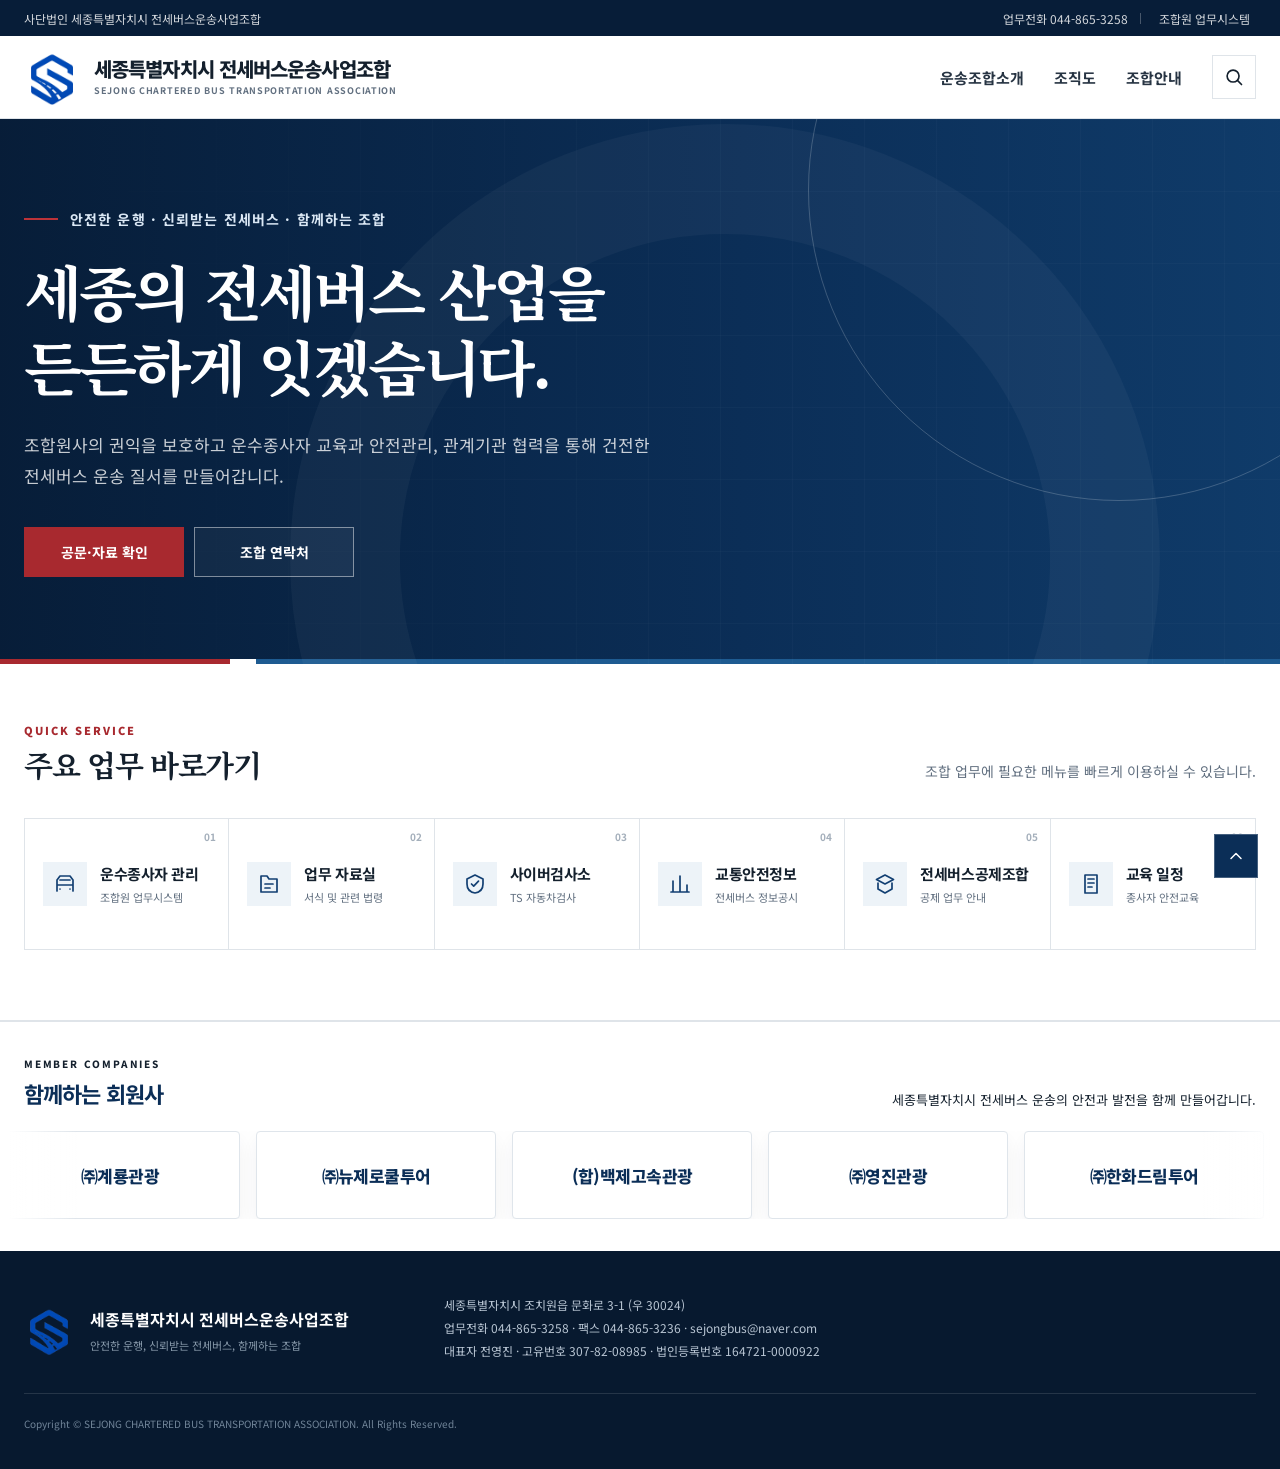
<file: index.html>
<!DOCTYPE html>
<html lang="ko">
<head>
  <meta charset="UTF-8">
  <meta name="viewport" content="width=device-width, initial-scale=1, viewport-fit=cover">
  <meta name="theme-color" content="#0b2e57">
  <meta name="format-detection" content="telephone=no">

  <title>세종특별자치시 전세버스운송사업조합 | 공식 홈페이지</title>
  <meta
    name="description"
    content="세종특별자치시 전세버스운송사업조합 공식 홈페이지입니다. 조합 공문과 업무자료, 운수종사자 교육, 안전운행 정보를 안내합니다."
  >
  <meta name="robots" content="index, follow, max-image-preview:large">
  <link rel="canonical" href="https://sejong-charter-association.onrender.com/">
  <meta property="og:type" content="website">
  <meta property="og:locale" content="ko_KR">
  <meta property="og:site_name" content="세종특별자치시 전세버스운송사업조합">
  <meta property="og:title" content="세종특별자치시 전세버스운송사업조합 | 공식 홈페이지">
  <meta
    property="og:description"
    content="조합 공문과 업무자료, 운수종사자 교육, 안전운행 정보를 안내합니다."
  >
  <meta property="og:url" content="https://sejong-charter-association.onrender.com/">
  <meta property="og:image" content="https://sejong-charter-association.onrender.com/assets/share-sejong-association-20260729.png">
  <meta property="og:image:width" content="1200">
  <meta property="og:image:height" content="630">
  <meta property="og:image:alt" content="세종특별자치시 전세버스운송사업조합 공식 홈페이지">
  <meta name="twitter:card" content="summary_large_image">
  <meta name="twitter:title" content="세종특별자치시 전세버스운송사업조합">
  <meta name="twitter:description" content="조합 소식과 업무자료, 종사자 교육 정보를 안내합니다.">
  <meta name="twitter:image" content="https://sejong-charter-association.onrender.com/assets/share-sejong-association-20260729.png">
  <script type="application/ld+json">
  {
    "@context": "https://schema.org",
    "@graph": [
      {
        "@type": "WebSite",
        "@id": "https://sejong-charter-association.onrender.com/#website",
        "url": "https://sejong-charter-association.onrender.com/",
        "name": "세종특별자치시 전세버스운송사업조합",
        "alternateName": "세종 전세버스운송사업조합",
        "inLanguage": "ko-KR"
      },
      {
        "@type": "Organization",
        "@id": "https://sejong-charter-association.onrender.com/#organization",
        "name": "세종특별자치시 전세버스운송사업조합",
        "legalName": "사단법인 세종특별자치시 전세버스운송사업조합",
        "url": "https://sejong-charter-association.onrender.com/",
        "logo": "https://sejong-charter-association.onrender.com/assets/brand/sejong-association-symbol.webp",
        "telephone": "044-865-3258",
        "faxNumber": "044-865-3236",
        "email": "sejongbus@naver.com",
        "identifier": "307-82-08985",
        "address": {
          "@type": "PostalAddress",
          "postalCode": "30024",
          "streetAddress": "조치원읍 문화로 3-1",
          "addressLocality": "세종특별자치시",
          "addressCountry": "KR"
        }
      }
    ]
  }
  </script>

  <link rel="icon" href="./assets/favicon.png" type="image/png">
  <link rel="preconnect" href="https://fonts.googleapis.com">
  <link rel="preconnect" href="https://fonts.gstatic.com" crossorigin>
  <link
    href="https://fonts.googleapis.com/css2?family=Noto+Sans+KR:wght@400;500;600;700;800;900&amp;family=Noto+Serif+KR:wght@600;700&amp;display=swap"
    rel="stylesheet"
  >
  <link rel="stylesheet" href="./styles.css?v=final-20260806">
</head>

<body class="home-page">
  <a class="skip-link" href="#mainContent">본문 바로가기</a>

  <div class="utility-bar">
    <div class="site-width utility-inner">
      <p>사단법인 세종특별자치시 전세버스운송사업조합</p>
      <div>
        <a href="tel:0448653258">업무전화 044-865-3258</a>
        <span aria-hidden="true"></span>
        <button type="button" data-open-modal="memberLogin">조합원 업무시스템</button>
      </div>
    </div>
  </div>

  <header class="site-header" id="top">
    <div class="site-width header-inner">
      <a class="brand" href="./index.html" aria-label="세종특별자치시 전세버스운송사업조합 홈">
        <span class="brand-symbol" aria-hidden="true">
          <img src="./assets/brand/sejong-association-symbol.webp" alt="">
        </span>
        <span class="brand-copy">
          <strong>세종특별자치시 전세버스운송사업조합</strong>
          <small>SEJONG CHARTERED BUS TRANSPORTATION ASSOCIATION</small>
        </span>
      </a>

      <nav class="desktop-nav" aria-label="주요 메뉴">
        <a href="./about.html">운송조합소개</a>
        <a href="./about.html#organization">조직도</a>
        <a href="./information.html">조합안내</a>
      </nav>

      <div class="header-actions">
        <button
          class="search-button"
          type="button"
          aria-label="통합검색 열기"
          data-open-modal="siteSearch"
        >
          <svg viewBox="0 0 24 24" aria-hidden="true">
            <circle cx="11" cy="11" r="6.5"></circle>
            <path d="m16 16 4.2 4.2"></path>
          </svg>
        </button>

        <button
          class="menu-button"
          id="menuButton"
          type="button"
          aria-expanded="false"
          aria-controls="mobileNav"
        >
          <span></span><span></span><span></span>
          <span class="sr-only">메뉴 열기</span>
        </button>
      </div>
    </div>

    <nav class="mobile-nav" id="mobileNav" aria-label="모바일 메뉴">
      <div class="site-width mobile-nav-inner">
        <a href="./about.html"><strong>운송조합소개</strong><small>이사장 인사말</small></a>
        <a href="./about.html#organization"><strong>조직도</strong><small>조합 운영체계</small></a>
        <a href="./information.html"><strong>조합안내</strong><small>연락처·오시는 길</small></a>
        <button type="button" data-open-modal="memberLogin">조합원 업무시스템</button>
      </div>
    </nav>
  </header>

  <main id="mainContent">
    <section class="hero-section" aria-labelledby="heroTitle">
      <div class="hero-city-grid" aria-hidden="true"></div>
      <div class="site-width hero-inner">
        <div class="hero-copy">
          <p class="hero-kicker">안전한 운행 · 신뢰받는 전세버스 · 함께하는 조합</p>
          <h1 id="heroTitle">
            세종의 전세버스 산업을<br>
            <span>든든하게 잇겠습니다.</span>
          </h1>
          <p class="hero-description">
            조합원사의 권익을 보호하고 운수종사자 교육과 안전관리,
            관계기관 협력을 통해 건전한 전세버스 운송 질서를 만들어갑니다.
          </p>
          <div class="hero-actions">
            <a class="primary-button" href="./resources.html">공문·자료 확인</a>
            <a class="secondary-button" href="./information.html">조합 연락처</a>
          </div>
        </div>

      </div>
      <div class="hero-rule" aria-hidden="true"></div>
    </section>

    <section class="quick-service" aria-labelledby="quickTitle">
      <div class="site-width">
        <div class="section-heading compact">
          <div>
            <p>QUICK SERVICE</p>
            <h2 id="quickTitle">주요 업무 바로가기</h2>
          </div>
          <span>조합 업무에 필요한 메뉴를 빠르게 이용하실 수 있습니다.</span>
        </div>

        <div class="quick-grid">
          <button type="button" class="quick-link" data-open-modal="driverSystem">
            <span class="quick-number">01</span>
            <span class="quick-icon">
              <svg viewBox="0 0 24 24" aria-hidden="true"><path d="M4 19V8l3-4h10l3 4v11M4 13h16M7 17h.01M17 17h.01M7 8h10"></path></svg>
            </span>
            <span class="quick-copy"><strong>운수종사자 관리</strong><small>조합원 업무시스템</small></span>
          </button>

          <a class="quick-link" href="./resources.html">
            <span class="quick-number">02</span>
            <span class="quick-icon">
              <svg viewBox="0 0 24 24" aria-hidden="true"><path d="M4 4h6l2 3h8v13H4zM8 12h8M8 16h5"></path></svg>
            </span>
            <span class="quick-copy"><strong>업무 자료실</strong><small>서식 및 관련 법령</small></span>
          </a>

          <a class="quick-link" href="https://www.cyberts.kr/" target="_blank" rel="noopener noreferrer">
            <span class="quick-number">03</span>
            <span class="quick-icon">
              <svg viewBox="0 0 24 24" aria-hidden="true"><path d="M12 3 4 7v5c0 5.1 3.4 8.2 8 9 4.6-.8 8-3.9 8-9V7zM8.5 12l2.2 2.2 4.8-5"></path></svg>
            </span>
            <span class="quick-copy"><strong>사이버검사소</strong><small>TS 자동차검사</small></span>
          </a>

          <a class="quick-link" href="https://www.kotsa.or.kr/safeinfo" target="_blank" rel="noopener noreferrer">
            <span class="quick-number">04</span>
            <span class="quick-icon">
              <svg viewBox="0 0 24 24" aria-hidden="true"><path d="M5 20V9M12 20V4M19 20v-7M3 20h18"></path></svg>
            </span>
            <span class="quick-copy"><strong>교통안전정보</strong><small>전세버스 정보공시</small></span>
          </a>

          <a class="quick-link" href="https://nmcb.org/cooperative/user/main.do" target="_blank" rel="noopener noreferrer">
            <span class="quick-number">05</span>
            <span class="quick-icon">
              <svg viewBox="0 0 24 24" aria-hidden="true"><path d="M12 3 3.5 7.5 12 12l8.5-4.5zM5 11v6l7 4 7-4v-6"></path></svg>
            </span>
            <span class="quick-copy"><strong>전세버스공제조합</strong><small>공제 업무 안내</small></span>
          </a>

          <a class="quick-link" href="./resources.html#education">
            <span class="quick-number">06</span>
            <span class="quick-icon">
              <svg viewBox="0 0 24 24" aria-hidden="true"><path d="M6 3h12v18H6zM9 7h6M9 11h6M9 15h4"></path></svg>
            </span>
            <span class="quick-copy"><strong>교육 일정</strong><small>종사자 안전교육</small></span>
          </a>
        </div>
      </div>
    </section>

    <section class="resource-section" id="resources" aria-labelledby="resourceTitle">
      <div class="site-width">
        <div class="section-heading">
          <div>
            <p>NOTICE &amp; ARCHIVE</p>
            <h2 id="resourceTitle">공문·자료실</h2>
          </div>
          <span>조합 공지와 업무자료를 분류별로 확인할 수 있습니다.</span>
        </div>

        <div class="resource-layout">
          <div class="resource-board">
            <div class="resource-toolbar">
              <div class="resource-tabs" role="tablist" aria-label="자료 분류">
                <button class="active" type="button" role="tab" aria-selected="true" data-tab="notices">공문·공지</button>
                <button type="button" role="tab" aria-selected="false" data-tab="files">업무자료</button>
                <button type="button" role="tab" aria-selected="false" data-tab="education">교육안내</button>
              </div>
              <label class="resource-search">
                <span class="sr-only">자료 검색</span>
                <input id="resourceSearch" type="search" placeholder="검색어 입력">
                <svg viewBox="0 0 24 24" aria-hidden="true">
                  <circle cx="11" cy="11" r="6.5"></circle>
                  <path d="m16 16 4.2 4.2"></path>
                </svg>
              </label>
            </div>

            <div class="resource-list" id="resourceList" aria-live="polite"></div>
            <p class="resource-empty" id="resourceEmpty" hidden>검색 결과가 없습니다.</p>
          </div>

          <aside class="office-panel">
            <div class="office-panel-title">
              <p>조합 사무국</p>
              <strong>업무 문의 안내</strong>
            </div>
            <dl>
              <div><dt>업무전화</dt><dd><a href="tel:0448653258">044-865-3258</a></dd></div>
              <div><dt>팩스</dt><dd>044-865-3236</dd></div>
              <div><dt>이메일</dt><dd><a href="mailto:sejongbus@naver.com">sejongbus@naver.com</a></dd></div>
            </dl>
            <p class="office-note">공문 및 업무서류를 보내실 때 조합명과 회원사명을 정확히 기재해 주시기 바랍니다.</p>
          </aside>
        </div>
      </div>
    </section>

    <section class="chairman-section" id="chairman" aria-labelledby="chairmanTitle">
      <div class="site-width">
        <div class="section-heading light">
          <div>
            <p>CHAIRMAN'S MESSAGE</p>
            <h2 id="chairmanTitle">이사장 인사말</h2>
          </div>
          <span>조합원의 업무와 안전 운행을 든든하게 뒷받침하겠습니다.</span>
        </div>

        <div class="chairman-layout">
          <div class="chairman-photo" aria-label="세종특별자치시 전세버스운송사업조합 이사장 전영진">
            <div class="chairman-photo-frame">
              <img src="./assets/people/chairman-jeon-youngjin.jpg" alt="이사장 전영진">
            </div>
            <div class="chairman-photo-caption">
              <strong>이사장 전영진</strong>
              <small>세종특별자치시 전세버스운송사업조합</small>
            </div>
          </div>

          <article class="chairman-message">
            <p class="message-lead">
              조합원의 현장과 행정을 잇는
              실무 중심의 조합이 되겠습니다.
            </p>
            <p>
              세종특별자치시 전세버스운송사업조합은 조합원사의 권익을 지키고
              안정적인 운행 기반을 마련하는 일을 맡고 있습니다.
              공문과 제도 변경 사항을 정확히 전달하고, 운수종사자 교육과
              안전관리 업무를 차질 없이 지원하겠습니다.
            </p>
            <p>
              현장에서 겪는 불편은 빠르게 듣고 필요한 행정은 분명하게 처리하겠습니다.
              조합원이 믿고 찾을 수 있는 창구가 되도록 맡은 일을 꾸준히 챙기겠습니다.
            </p>
            <div class="chairman-signature">
              <span>사단법인 세종특별자치시 전세버스운송사업조합</span>
              <strong>이사장 <em>전영진</em></strong>
            </div>
          </article>
        </div>
      </div>
    </section>

    <section class="organization-section" id="organization" aria-labelledby="organizationTitle">
      <div class="site-width">
        <div class="section-heading centered">
          <div>
            <p>ORGANIZATION</p>
            <h2 id="organizationTitle">조직도</h2>
          </div>
          <span>세종 전세버스 운송의 현장을 지원하는 업무 체계입니다.</span>
        </div>

        <div class="organization-chart" aria-label="조합 조직도">
          <div class="org-level org-general"><strong>총회</strong></div>
          <span class="org-flow-line" aria-hidden="true"></span>
          <div class="org-governance">
            <div class="org-level org-audit"><strong>감사</strong></div>
            <div class="org-level org-board"><strong>이사회</strong></div>
          </div>
          <span class="org-flow-line" aria-hidden="true"></span>
          <div class="org-level org-chair"><span>조합 대표</span><strong>이사장</strong></div>
          <span class="org-flow-line" aria-hidden="true"></span>
          <div class="org-level org-office"><span>조합 업무 총괄</span><strong>사무국</strong></div>
          <span class="org-flow-line" aria-hidden="true"></span>
          <div class="org-team-row">
            <div class="org-level org-team"><strong>조합행정</strong><span>공문 · 행정지원</span></div>
            <div class="org-level org-team"><strong>회원사지원</strong><span>민원 · 업무지원</span></div>
            <div class="org-level org-team"><strong>안전·교육</strong><span>종사자 · 안전관리</span></div>
          </div>
        </div>
        <p class="organization-note">※ 세부 임원 및 담당 업무는 조합 운영 현황에 따라 변경될 수 있습니다.</p>
      </div>
    </section>

    <section class="education-section" id="education" aria-labelledby="educationTitle">
      <div class="site-width">
        <div class="section-heading">
          <div>
            <p>EDUCATION &amp; SAFETY</p>
            <h2 id="educationTitle">종사자교육·안전운행</h2>
          </div>
          <span>안전한 운행을 위한 필수 정보를 확인해 주세요.</span>
        </div>

        <div class="education-grid">
          <article>
            <span>01</span>
            <div class="education-icon">
              <svg viewBox="0 0 24 24" aria-hidden="true"><path d="M4 5h16v14H4zM8 9h8M8 13h5"></path></svg>
            </div>
            <h3>교육일정 안내</h3>
            <p>운수종사자 신규·보수교육과 관련한 일정 및 준비사항을 안내합니다.</p>
            <button type="button" data-resource-tab="education" data-scroll-resources>교육자료 확인</button>
          </article>
          <article>
            <span>02</span>
            <div class="education-icon">
              <svg viewBox="0 0 24 24" aria-hidden="true"><path d="M12 3 4 7v5c0 5.1 3.4 8.2 8 9 4.6-.8 8-3.9 8-9V7zM8.5 12l2.2 2.2 4.8-5"></path></svg>
            </div>
            <h3>안전운행 자료</h3>
            <p>교통사고 예방과 차량 점검을 위한 공식 기관의 안전자료를 제공합니다.</p>
            <a href="https://main.kotsa.or.kr/main.do" target="_blank" rel="noopener noreferrer">교통안전공단</a>
          </article>
          <article>
            <span>03</span>
            <div class="education-icon">
              <svg viewBox="0 0 24 24" aria-hidden="true"><path d="M5 20V9M12 20V4M19 20v-7M3 20h18"></path></svg>
            </div>
            <h3>전세버스 정보공시</h3>
            <p>운송사업자와 차량의 교통안전 관련 공시 정보를 확인할 수 있습니다.</p>
            <a href="https://www.kotsa.or.kr/safeinfo" target="_blank" rel="noopener noreferrer">정보공시 바로가기</a>
          </article>
        </div>
      </div>
    </section>

    <section class="information-section" id="information" aria-labelledby="informationTitle">
      <div class="site-width">
        <div class="section-heading">
          <div>
            <p>ASSOCIATION INFORMATION</p>
            <h2 id="informationTitle">조합 안내</h2>
          </div>
          <span>세종 조합의 공식 등록정보와 연락처입니다.</span>
        </div>

        <div class="information-layout">
          <div class="association-data">
            <h3>(사) 세종특별자치시 전세버스운송사업조합</h3>
            <dl>
              <div><dt>대표자</dt><dd>전영진</dd></div>
              <div><dt>고유번호</dt><dd>307-82-08985</dd></div>
              <div><dt>법인등록번호</dt><dd>164721-0000922</dd></div>
              <div><dt>주소</dt><dd>세종특별자치시 조치원읍 문화로 3-1 (우 30024)</dd></div>
              <div><dt>업무전화</dt><dd><a href="tel:0448653258">044-865-3258</a></dd></div>
              <div><dt>팩스</dt><dd>044-865-3236</dd></div>
              <div><dt>이메일</dt><dd><a href="mailto:sejongbus@naver.com">sejongbus@naver.com</a></dd></div>
            </dl>
          </div>

          <div class="location-panel">
            <div class="location-graphic" aria-hidden="true">
              <svg viewBox="0 0 520 250">
                <path d="M-20 198C87 159 136 214 225 159s113-121 315-64"></path>
                <path d="M-5 225c118-38 166 20 252-28s130-102 287-65"></path>
                <circle cx="298" cy="124" r="11"></circle>
                <circle cx="298" cy="124" r="22"></circle>
              </svg>
              <span>세종특별자치시<br>조치원읍</span>
            </div>
            <div class="location-copy">
              <p>오시는 길</p>
              <strong>세종특별자치시 조치원읍 문화로 3-1</strong>
              <div>
                <a href="https://map.kakao.com/link/search/세종특별자치시%20조치원읍%20문화로%203-1" target="_blank" rel="noopener noreferrer">카카오맵으로 보기</a>
                <a href="tel:0448653258">전화 연결</a>
              </div>
            </div>
          </div>
        </div>
      </div>
    </section>

    <section class="member-marquee-section" aria-labelledby="memberMarqueeTitle">
      <div class="site-width member-marquee-heading">
        <div>
          <p>MEMBER COMPANIES</p>
          <h2 id="memberMarqueeTitle">함께하는 회원사</h2>
        </div>
        <span>세종특별자치시 전세버스 운송의 안전과 발전을 함께 만들어갑니다.</span>
      </div>

      <div class="member-marquee" aria-label="회원사 이름 목록">
        <div class="member-marquee-track">
          <div class="member-logo-list">
            <div class="member-logo-card member-logo-card--name"><span>㈜계룡관광</span></div>
            <a class="member-logo-card member-logo-card--name" href="https://zerocool-tour.com/" target="_blank" rel="noopener noreferrer"><span>㈜뉴제로쿨투어</span></a>
            <div class="member-logo-card member-logo-card--name"><span>(합)백제고속관광</span></div>
            <a class="member-logo-card member-logo-card--name" href="https://yeongjin-tour.onrender.com/" target="_blank" rel="noopener noreferrer"><span>㈜영진관광</span></a>
            <a class="member-logo-card member-logo-card--name" href="https://www.ok114.co.kr/0447157783" target="_blank" rel="noopener noreferrer"><span>㈜한화드림투어</span></a>
            <div class="member-logo-card member-logo-card--name"><span>㈜베스트투어(영)</span></div>
            <div class="member-logo-card member-logo-card--name"><span>㈜청솔투어(영)</span></div>
            <a class="member-logo-card member-logo-card--name" href="https://cafe.naver.com/8570071" target="_blank" rel="noopener noreferrer"><span>㈜청솔해외관광(영)</span></a>
            <div class="member-logo-card member-logo-card--name"><span>(주)해피버스투어</span></div>
          </div>

          <div class="member-logo-list" aria-hidden="true">
            <div class="member-logo-card member-logo-card--name"><span>㈜계룡관광</span></div>
            <div class="member-logo-card member-logo-card--name"><span>㈜뉴제로쿨투어</span></div>
            <div class="member-logo-card member-logo-card--name"><span>(합)백제고속관광</span></div>
            <div class="member-logo-card member-logo-card--name"><span>㈜영진관광</span></div>
            <div class="member-logo-card member-logo-card--name"><span>㈜한화드림투어</span></div>
            <div class="member-logo-card member-logo-card--name"><span>㈜베스트투어(영)</span></div>
            <div class="member-logo-card member-logo-card--name"><span>㈜청솔투어(영)</span></div>
            <div class="member-logo-card member-logo-card--name"><span>㈜청솔해외관광(영)</span></div>
            <div class="member-logo-card member-logo-card--name"><span>(주)해피버스투어</span></div>
          </div>
        </div>
      </div>
    </section>
  </main>

  <footer class="site-footer">
    <div class="site-width footer-inner">
      <div class="footer-brand">
        <span class="brand-symbol" aria-hidden="true">
          <img src="./assets/brand/sejong-association-symbol.webp" alt="">
        </span>
        <div>
          <strong>세종특별자치시 전세버스운송사업조합</strong>
          <p>안전한 운행, 신뢰받는 전세버스, 함께하는 조합</p>
        </div>
      </div>
      <div class="footer-info">
        <p>세종특별자치시 조치원읍 문화로 3-1 (우 30024)</p>
        <p>업무전화 044-865-3258 · 팩스 044-865-3236 · sejongbus@naver.com</p>
        <p>대표자 전영진 · 고유번호 307-82-08985 · 법인등록번호 164721-0000922</p>
      </div>
      <small>Copyright © SEJONG CHARTERED BUS TRANSPORTATION ASSOCIATION. All Rights Reserved.</small>
    </div>
  </footer>

  <a class="top-button" href="#top" aria-label="맨 위로">
    <svg viewBox="0 0 24 24" aria-hidden="true"><path d="m6 15 6-6 6 6"></path></svg>
  </a>

  <div class="modal" id="appModal" hidden>
    <button class="modal-backdrop" type="button" aria-label="닫기" data-close-modal></button>
    <section class="modal-dialog" role="dialog" aria-modal="true" aria-labelledby="modalTitle">
      <button class="modal-close" type="button" aria-label="닫기" data-close-modal>
        <svg viewBox="0 0 24 24" aria-hidden="true"><path d="m6 6 12 12M18 6 6 18"></path></svg>
      </button>
      <p id="modalEyebrow">MEMBER SERVICE</p>
      <h2 id="modalTitle">조합원 업무시스템</h2>
      <p id="modalDescription"></p>
      <div class="modal-search" id="modalSearchArea" hidden>
        <input id="siteSearchInput" type="search" placeholder="공문·자료·교육 검색">
        <button id="siteSearchButton" type="button">검색</button>
      </div>
      <a class="modal-action" id="modalAction" href="#resources">공문·자료 보기</a>
    </section>
  </div>

  <script src="./site-config.js?v=formal-20260721"></script>
  <script src="./app.js?v=final-20260806"></script>
</body>
</html>
</file>
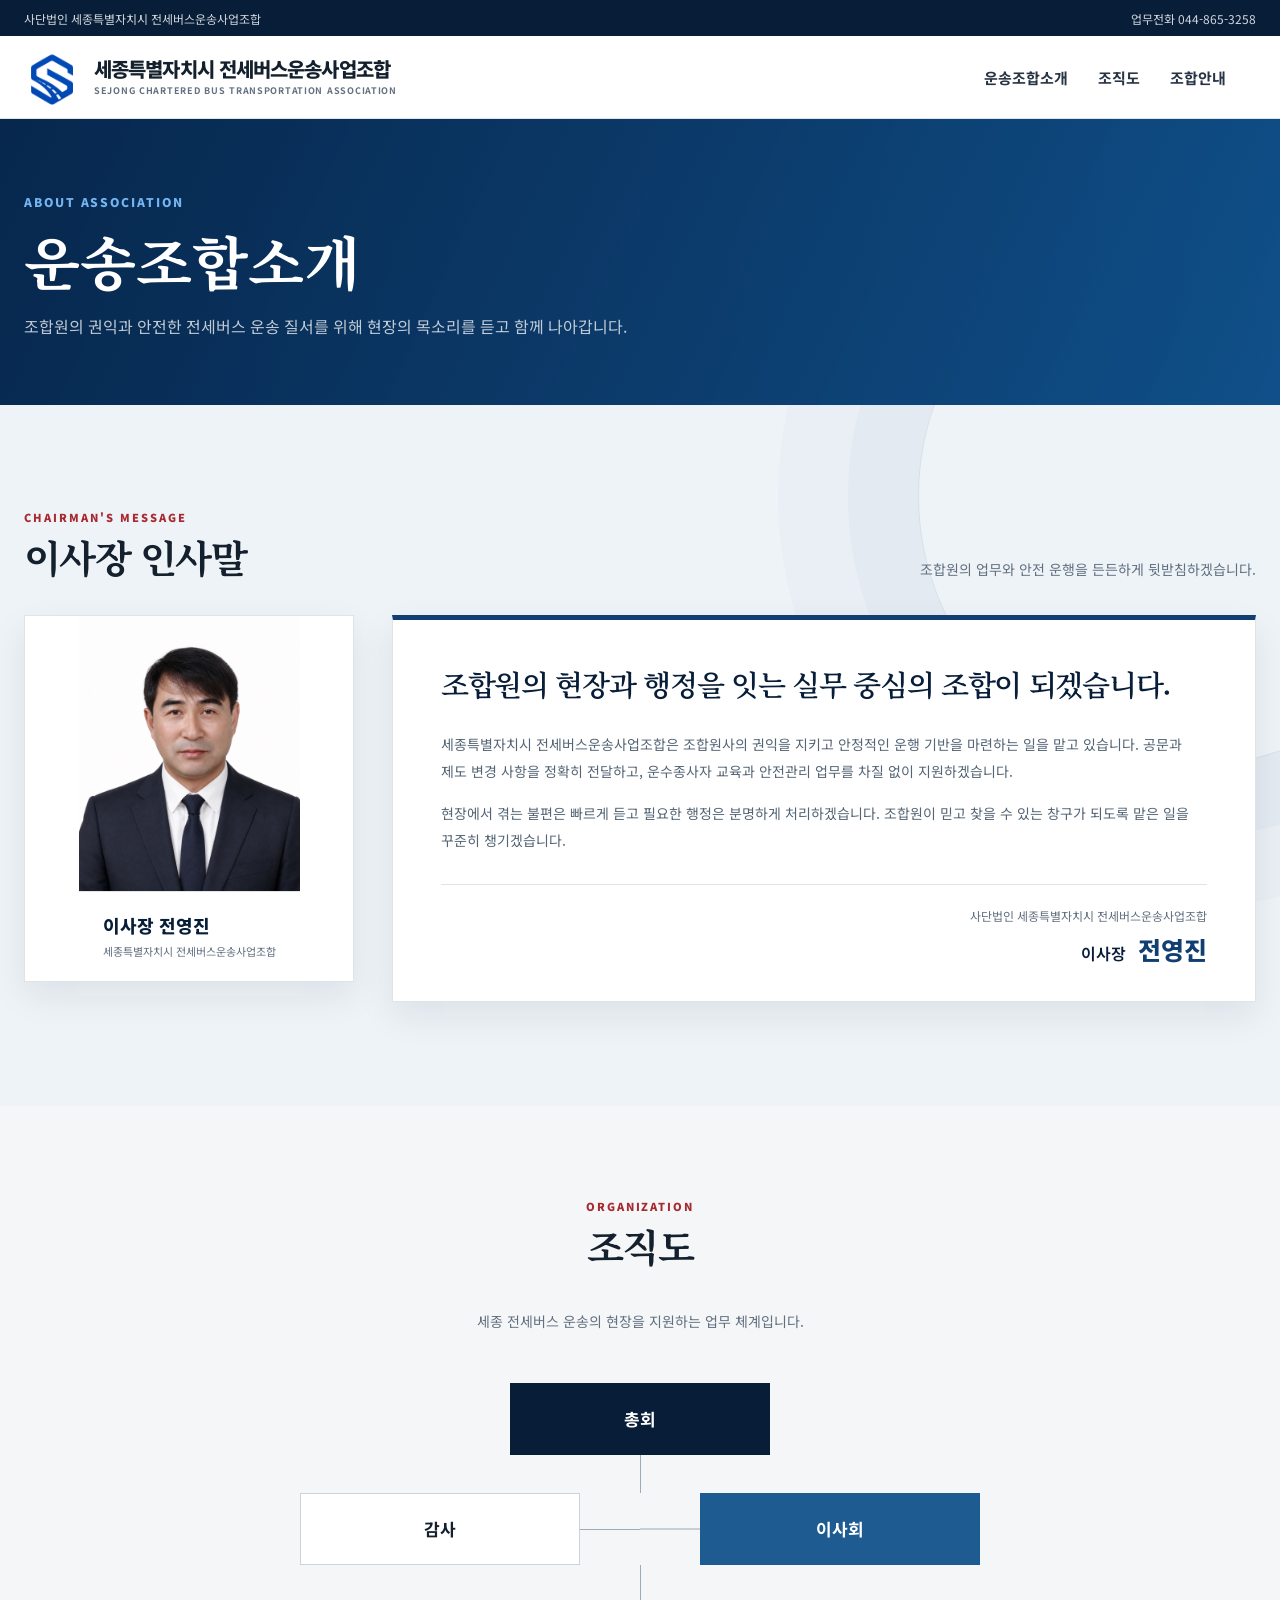
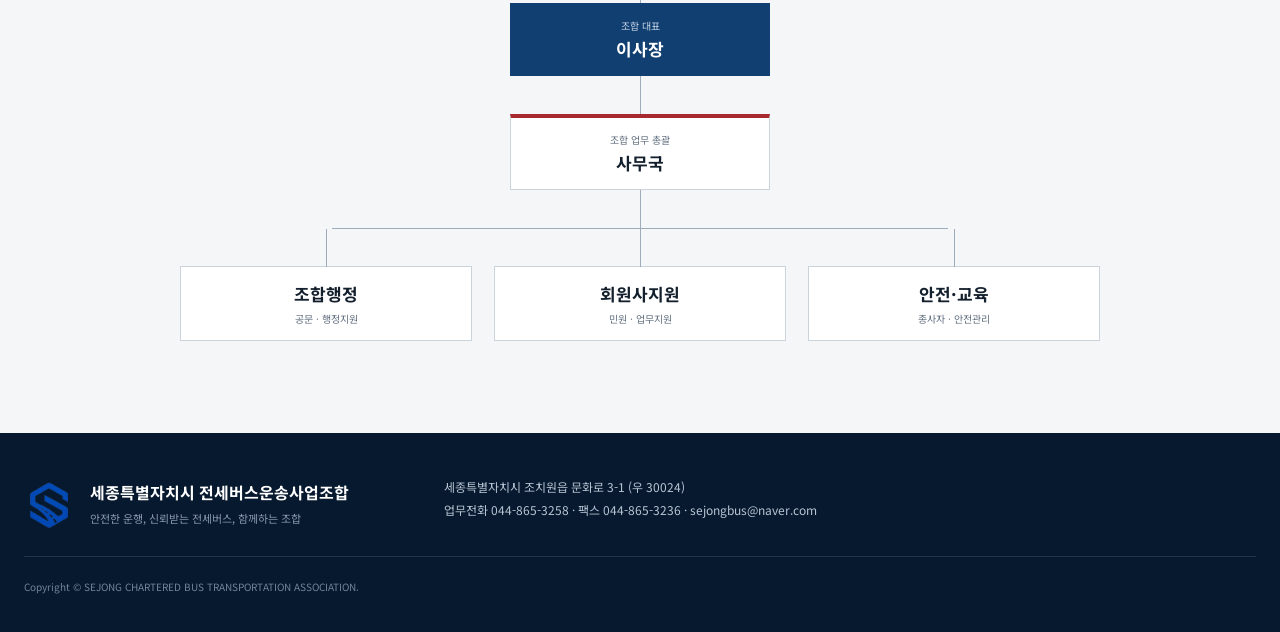
<file: about.html>
<!DOCTYPE html>
<html lang="ko">
<head>
  <meta charset="UTF-8">
  <meta name="viewport" content="width=device-width, initial-scale=1, viewport-fit=cover">
  <title>운송조합소개·조직도 | 세종특별자치시 전세버스운송사업조합</title>
  <meta name="description" content="세종특별자치시 전세버스운송사업조합의 이사장 인사말과 조직 운영 체계를 안내합니다.">
  <link rel="canonical" href="https://sejong-charter-association.onrender.com/about.html">
  <meta property="og:type" content="website">
  <meta property="og:locale" content="ko_KR">
  <meta property="og:site_name" content="세종특별자치시 전세버스운송사업조합">
  <meta property="og:title" content="운송조합소개·조직도 | 세종특별자치시 전세버스운송사업조합">
  <meta property="og:description" content="이사장 인사말과 조합 운영 체계를 안내합니다.">
  <meta property="og:url" content="https://sejong-charter-association.onrender.com/about.html">
  <meta property="og:image" content="https://sejong-charter-association.onrender.com/assets/share-sejong-association-20260729.png">
  <meta property="og:image:width" content="1200">
  <meta property="og:image:height" content="630">
  <meta property="og:image:alt" content="세종특별자치시 전세버스운송사업조합">
  <meta name="twitter:card" content="summary_large_image">
  <meta name="twitter:title" content="운송조합소개·조직도 | 세종 전세버스운송사업조합">
  <meta name="twitter:description" content="조합 인사말과 운영 체계를 안내합니다.">
  <meta name="twitter:image" content="https://sejong-charter-association.onrender.com/assets/share-sejong-association-20260729.png">
  <link rel="icon" href="./assets/favicon.png" type="image/png">
  <link rel="preconnect" href="https://fonts.googleapis.com">
  <link rel="preconnect" href="https://fonts.gstatic.com" crossorigin>
  <link href="https://fonts.googleapis.com/css2?family=Noto+Sans+KR:wght@400;500;600;700;800;900&amp;family=Noto+Serif+KR:wght@600;700&amp;display=swap" rel="stylesheet">
  <link rel="stylesheet" href="./styles.css?v=final-20260806">
</head>
<body>
  <a class="skip-link" href="#mainContent">본문 바로가기</a>
  <div class="utility-bar"><div class="site-width utility-inner"><p>사단법인 세종특별자치시 전세버스운송사업조합</p><div><a href="tel:0448653258">업무전화 044-865-3258</a></div></div></div>
  <header class="site-header" id="top">
    <div class="site-width header-inner">
      <a class="brand" href="./index.html"><span class="brand-symbol"><img src="./assets/brand/sejong-association-symbol.webp" alt=""></span><span class="brand-copy"><strong>세종특별자치시 전세버스운송사업조합</strong><small>SEJONG CHARTERED BUS TRANSPORTATION ASSOCIATION</small></span></a>
      <nav class="desktop-nav"><a href="./about.html">운송조합소개</a><a href="#organization">조직도</a><a href="./information.html">조합안내</a></nav>
      <div class="header-actions"><button class="menu-button" id="menuButton" type="button" aria-expanded="false" aria-controls="mobileNav"><span></span><span></span><span></span><span class="sr-only">메뉴 열기</span></button></div>
    </div>
    <nav class="mobile-nav" id="mobileNav"><div class="site-width mobile-nav-inner"><a href="./about.html"><strong>운송조합소개</strong><small>이사장 인사말</small></a><a href="#organization"><strong>조직도</strong><small>조합 운영체계</small></a><a href="./information.html"><strong>조합안내</strong><small>연락처·오시는 길</small></a></div></nav>
  </header>
  <main class="subpage-main" id="mainContent">
    <section class="subpage-hero"><div class="site-width"><p>ABOUT ASSOCIATION</p><h1>운송조합소개</h1><span>조합원의 권익과 안전한 전세버스 운송 질서를 위해 현장의 목소리를 듣고 함께 나아갑니다.</span></div></section>
    <section class="chairman-section" aria-labelledby="chairmanTitle">
      <div class="site-width">
        <div class="section-heading light"><div><p>CHAIRMAN'S MESSAGE</p><h2 id="chairmanTitle">이사장 인사말</h2></div><span>조합원의 업무와 안전 운행을 든든하게 뒷받침하겠습니다.</span></div>
        <div class="chairman-layout">
          <div class="chairman-photo" aria-label="세종특별자치시 전세버스운송사업조합 이사장 전영진"><div class="chairman-photo-frame"><img src="./assets/people/chairman-jeon-youngjin.jpg" alt="이사장 전영진"></div><div class="chairman-photo-caption"><strong>이사장 전영진</strong><small>세종특별자치시 전세버스운송사업조합</small></div></div>
          <article class="chairman-message">
            <p class="message-lead">조합원의 현장과 행정을 잇는 실무 중심의 조합이 되겠습니다.</p>
            <p>세종특별자치시 전세버스운송사업조합은 조합원사의 권익을 지키고 안정적인 운행 기반을 마련하는 일을 맡고 있습니다. 공문과 제도 변경 사항을 정확히 전달하고, 운수종사자 교육과 안전관리 업무를 차질 없이 지원하겠습니다.</p>
            <p>현장에서 겪는 불편은 빠르게 듣고 필요한 행정은 분명하게 처리하겠습니다. 조합원이 믿고 찾을 수 있는 창구가 되도록 맡은 일을 꾸준히 챙기겠습니다.</p>
            <div class="chairman-signature"><span>사단법인 세종특별자치시 전세버스운송사업조합</span><strong>이사장 <em>전영진</em></strong></div>
          </article>
        </div>
      </div>
    </section>
    <section class="organization-section" id="organization" aria-labelledby="organizationTitle">
      <div class="site-width">
        <div class="section-heading centered"><div><p>ORGANIZATION</p><h2 id="organizationTitle">조직도</h2></div><span>세종 전세버스 운송의 현장을 지원하는 업무 체계입니다.</span></div>
        <div class="organization-chart"><div class="org-level org-general"><strong>총회</strong></div><span class="org-flow-line" aria-hidden="true"></span><div class="org-governance"><div class="org-level org-audit"><strong>감사</strong></div><div class="org-level org-board"><strong>이사회</strong></div></div><span class="org-flow-line" aria-hidden="true"></span><div class="org-level org-chair"><span>조합 대표</span><strong>이사장</strong></div><span class="org-flow-line" aria-hidden="true"></span><div class="org-level org-office"><span>조합 업무 총괄</span><strong>사무국</strong></div><span class="org-flow-line" aria-hidden="true"></span><div class="org-team-row"><div class="org-level org-team"><strong>조합행정</strong><span>공문 · 행정지원</span></div><div class="org-level org-team"><strong>회원사지원</strong><span>민원 · 업무지원</span></div><div class="org-level org-team"><strong>안전·교육</strong><span>종사자 · 안전관리</span></div></div></div>
      </div>
    </section>
  </main>
  <footer class="site-footer"><div class="site-width footer-inner"><div class="footer-brand"><span class="brand-symbol"><img src="./assets/brand/sejong-association-symbol.webp" alt=""></span><div><strong>세종특별자치시 전세버스운송사업조합</strong><p>안전한 운행, 신뢰받는 전세버스, 함께하는 조합</p></div></div><div class="footer-info"><p>세종특별자치시 조치원읍 문화로 3-1 (우 30024)</p><p>업무전화 044-865-3258 · 팩스 044-865-3236 · sejongbus@naver.com</p></div><small>Copyright © SEJONG CHARTERED BUS TRANSPORTATION ASSOCIATION.</small></div></footer>
  <script src="./app.js?v=final-20260806"></script>
</body>
</html>
</file>
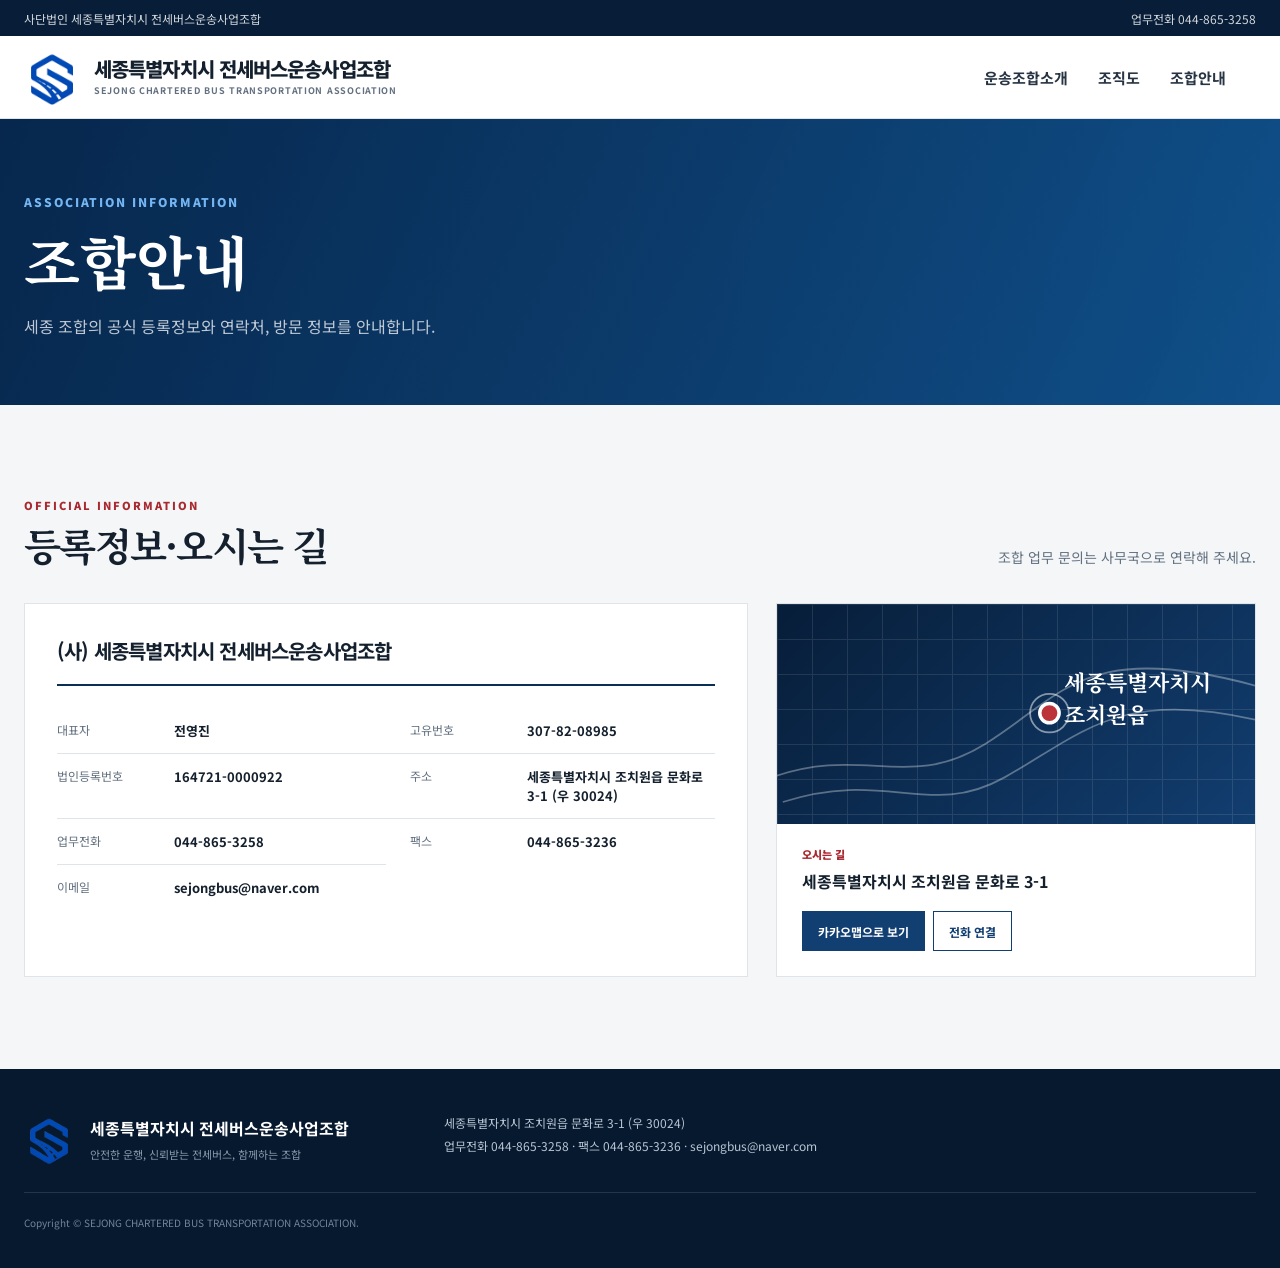
<file: information.html>
<!DOCTYPE html>
<html lang="ko">
<head>
  <meta charset="UTF-8">
  <meta name="viewport" content="width=device-width, initial-scale=1, viewport-fit=cover">
  <title>조합안내 | 세종특별자치시 전세버스운송사업조합</title>
  <meta name="description" content="세종특별자치시 전세버스운송사업조합 등록정보, 연락처와 오시는 길입니다.">
  <link rel="canonical" href="https://sejong-charter-association.onrender.com/information.html">
  <meta property="og:type" content="website">
  <meta property="og:locale" content="ko_KR">
  <meta property="og:site_name" content="세종특별자치시 전세버스운송사업조합">
  <meta property="og:title" content="조합안내 | 세종특별자치시 전세버스운송사업조합">
  <meta property="og:description" content="조합 등록정보, 연락처와 오시는 길을 안내합니다.">
  <meta property="og:url" content="https://sejong-charter-association.onrender.com/information.html">
  <meta property="og:image" content="https://sejong-charter-association.onrender.com/assets/share-sejong-association-20260729.png">
  <meta property="og:image:width" content="1200">
  <meta property="og:image:height" content="630">
  <meta property="og:image:alt" content="세종특별자치시 전세버스운송사업조합">
  <meta name="twitter:card" content="summary_large_image">
  <meta name="twitter:title" content="조합안내 | 세종특별자치시 전세버스운송사업조합">
  <meta name="twitter:description" content="조합 등록정보, 연락처와 오시는 길을 안내합니다.">
  <meta name="twitter:image" content="https://sejong-charter-association.onrender.com/assets/share-sejong-association-20260729.png">
  <link rel="icon" href="./assets/favicon.png" type="image/png">
  <link rel="preconnect" href="https://fonts.googleapis.com">
  <link rel="preconnect" href="https://fonts.gstatic.com" crossorigin>
  <link href="https://fonts.googleapis.com/css2?family=Noto+Sans+KR:wght@400;500;600;700;800;900&amp;family=Noto+Serif+KR:wght@600;700&amp;display=swap" rel="stylesheet">
  <link rel="stylesheet" href="./styles.css?v=final-20260806">
</head>
<body>
  <a class="skip-link" href="#mainContent">본문 바로가기</a>
  <div class="utility-bar"><div class="site-width utility-inner"><p>사단법인 세종특별자치시 전세버스운송사업조합</p><div><a href="tel:0448653258">업무전화 044-865-3258</a></div></div></div>
  <header class="site-header" id="top"><div class="site-width header-inner"><a class="brand" href="./index.html"><span class="brand-symbol"><img src="./assets/brand/sejong-association-symbol.webp" alt=""></span><span class="brand-copy"><strong>세종특별자치시 전세버스운송사업조합</strong><small>SEJONG CHARTERED BUS TRANSPORTATION ASSOCIATION</small></span></a><nav class="desktop-nav"><a href="./about.html">운송조합소개</a><a href="./about.html#organization">조직도</a><a href="./information.html">조합안내</a></nav><div class="header-actions"><button class="menu-button" id="menuButton" type="button" aria-expanded="false" aria-controls="mobileNav"><span></span><span></span><span></span><span class="sr-only">메뉴 열기</span></button></div></div><nav class="mobile-nav" id="mobileNav"><div class="site-width mobile-nav-inner"><a href="./about.html"><strong>운송조합소개</strong><small>이사장 인사말</small></a><a href="./about.html#organization"><strong>조직도</strong><small>조합 운영체계</small></a><a href="./information.html"><strong>조합안내</strong><small>연락처·오시는 길</small></a></div></nav></header>
  <main class="subpage-main" id="mainContent">
    <section class="subpage-hero"><div class="site-width"><p>ASSOCIATION INFORMATION</p><h1>조합안내</h1><span>세종 조합의 공식 등록정보와 연락처, 방문 정보를 안내합니다.</span></div></section>
    <section class="information-section"><div class="site-width"><div class="section-heading"><div><p>OFFICIAL INFORMATION</p><h2>등록정보·오시는 길</h2></div><span>조합 업무 문의는 사무국으로 연락해 주세요.</span></div><div class="information-layout"><div class="association-data"><h3>(사) 세종특별자치시 전세버스운송사업조합</h3><dl><div><dt>대표자</dt><dd>전영진</dd></div><div><dt>고유번호</dt><dd>307-82-08985</dd></div><div><dt>법인등록번호</dt><dd>164721-0000922</dd></div><div><dt>주소</dt><dd>세종특별자치시 조치원읍 문화로 3-1 (우 30024)</dd></div><div><dt>업무전화</dt><dd><a href="tel:0448653258">044-865-3258</a></dd></div><div><dt>팩스</dt><dd>044-865-3236</dd></div><div><dt>이메일</dt><dd><a href="mailto:sejongbus@naver.com">sejongbus@naver.com</a></dd></div></dl></div><div class="location-panel"><div class="location-graphic"><svg viewBox="0 0 520 250"><path d="M-20 198C87 159 136 214 225 159s113-121 315-64"></path><path d="M-5 225c118-38 166 20 252-28s130-102 287-65"></path><circle cx="298" cy="124" r="11"></circle><circle cx="298" cy="124" r="22"></circle></svg><span>세종특별자치시<br>조치원읍</span></div><div class="location-copy"><p>오시는 길</p><strong>세종특별자치시 조치원읍 문화로 3-1</strong><div><a href="https://map.kakao.com/link/search/세종특별자치시%20조치원읍%20문화로%203-1" target="_blank" rel="noopener noreferrer">카카오맵으로 보기</a><a href="tel:0448653258">전화 연결</a></div></div></div></div></div></section>
  </main>
  <footer class="site-footer"><div class="site-width footer-inner"><div class="footer-brand"><span class="brand-symbol"><img src="./assets/brand/sejong-association-symbol.webp" alt=""></span><div><strong>세종특별자치시 전세버스운송사업조합</strong><p>안전한 운행, 신뢰받는 전세버스, 함께하는 조합</p></div></div><div class="footer-info"><p>세종특별자치시 조치원읍 문화로 3-1 (우 30024)</p><p>업무전화 044-865-3258 · 팩스 044-865-3236 · sejongbus@naver.com</p></div><small>Copyright © SEJONG CHARTERED BUS TRANSPORTATION ASSOCIATION.</small></div></footer>
  <script src="./app.js?v=final-20260806"></script>
</body>
</html>
</file>
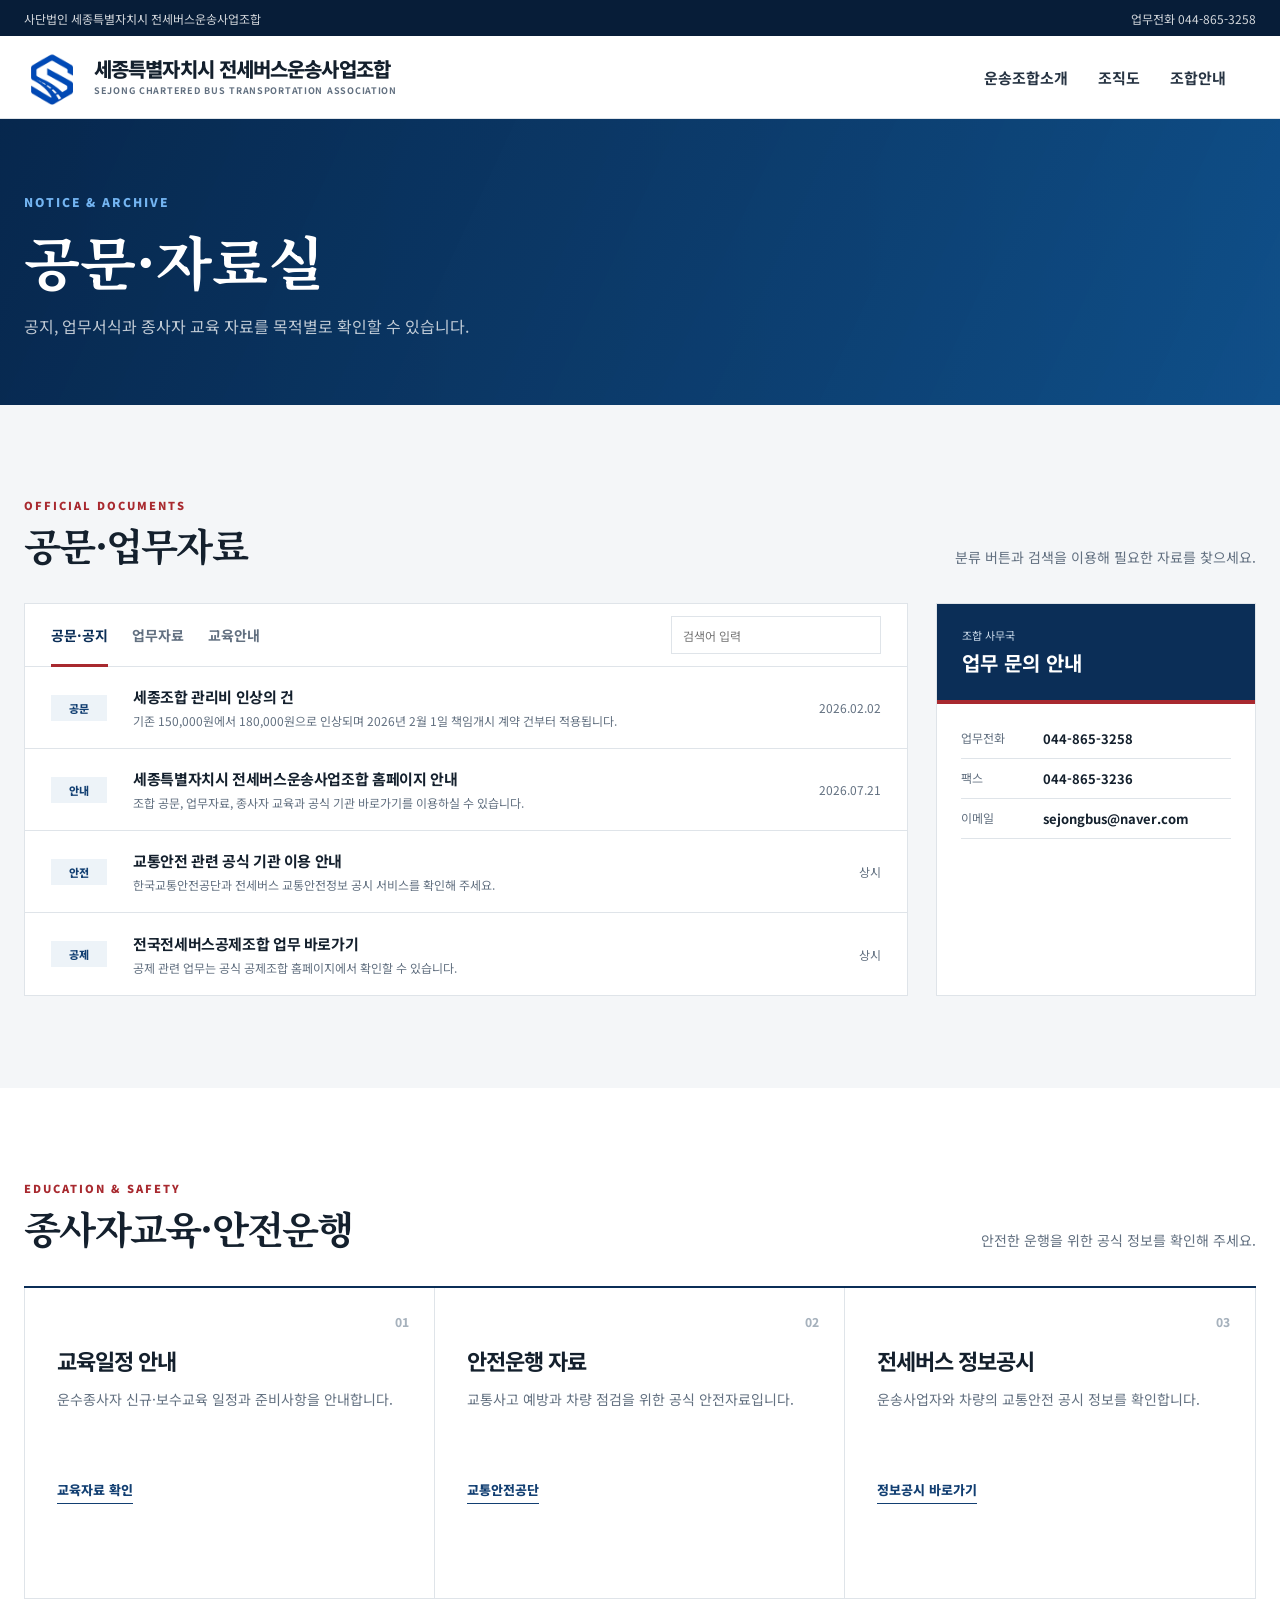
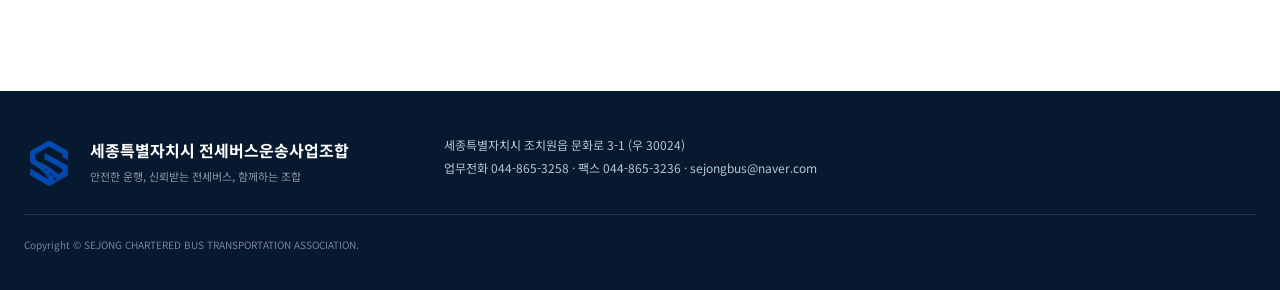
<file: resources.html>
<!DOCTYPE html>
<html lang="ko">
<head>
  <meta charset="UTF-8">
  <meta name="viewport" content="width=device-width, initial-scale=1, viewport-fit=cover">
  <title>공문·자료실 | 세종특별자치시 전세버스운송사업조합</title>
  <meta name="description" content="세종 전세버스운송사업조합 공문, 업무자료, 운수종사자 교육과 안전운행 정보를 제공합니다.">
  <link rel="canonical" href="https://sejong-charter-association.onrender.com/resources.html">
  <meta property="og:type" content="website">
  <meta property="og:locale" content="ko_KR">
  <meta property="og:site_name" content="세종특별자치시 전세버스운송사업조합">
  <meta property="og:title" content="공문·자료실 | 세종특별자치시 전세버스운송사업조합">
  <meta property="og:description" content="조합 공문, 업무서식과 종사자교육 안내를 확인하세요.">
  <meta property="og:url" content="https://sejong-charter-association.onrender.com/resources.html">
  <meta property="og:image" content="https://sejong-charter-association.onrender.com/assets/share-sejong-association-20260729.png">
  <meta property="og:image:width" content="1200">
  <meta property="og:image:height" content="630">
  <meta property="og:image:alt" content="세종특별자치시 전세버스운송사업조합">
  <meta name="twitter:card" content="summary_large_image">
  <meta name="twitter:title" content="공문·자료실 | 세종특별자치시 전세버스운송사업조합">
  <meta name="twitter:description" content="조합 공문, 업무서식과 종사자교육 안내를 확인하세요.">
  <meta name="twitter:image" content="https://sejong-charter-association.onrender.com/assets/share-sejong-association-20260729.png">
  <link rel="icon" href="./assets/favicon.png" type="image/png">
  <link rel="preconnect" href="https://fonts.googleapis.com">
  <link rel="preconnect" href="https://fonts.gstatic.com" crossorigin>
  <link href="https://fonts.googleapis.com/css2?family=Noto+Sans+KR:wght@400;500;600;700;800;900&amp;family=Noto+Serif+KR:wght@600;700&amp;display=swap" rel="stylesheet">
  <link rel="stylesheet" href="./styles.css?v=final-20260806">
</head>
<body>
  <a class="skip-link" href="#mainContent">본문 바로가기</a>
  <div class="utility-bar"><div class="site-width utility-inner"><p>사단법인 세종특별자치시 전세버스운송사업조합</p><div><a href="tel:0448653258">업무전화 044-865-3258</a></div></div></div>
  <header class="site-header" id="top"><div class="site-width header-inner"><a class="brand" href="./index.html"><span class="brand-symbol"><img src="./assets/brand/sejong-association-symbol.webp" alt=""></span><span class="brand-copy"><strong>세종특별자치시 전세버스운송사업조합</strong><small>SEJONG CHARTERED BUS TRANSPORTATION ASSOCIATION</small></span></a><nav class="desktop-nav"><a href="./about.html">운송조합소개</a><a href="./about.html#organization">조직도</a><a href="./information.html">조합안내</a></nav><div class="header-actions"><button class="menu-button" id="menuButton" type="button" aria-expanded="false" aria-controls="mobileNav"><span></span><span></span><span></span><span class="sr-only">메뉴 열기</span></button></div></div><nav class="mobile-nav" id="mobileNav"><div class="site-width mobile-nav-inner"><a href="./about.html"><strong>운송조합소개</strong><small>이사장 인사말</small></a><a href="./about.html#organization"><strong>조직도</strong><small>조합 운영체계</small></a><a href="./information.html"><strong>조합안내</strong><small>연락처·오시는 길</small></a></div></nav></header>
  <main class="subpage-main" id="mainContent">
    <section class="subpage-hero"><div class="site-width"><p>NOTICE &amp; ARCHIVE</p><h1>공문·자료실</h1><span>공지, 업무서식과 종사자 교육 자료를 목적별로 확인할 수 있습니다.</span></div></section>
    <section class="resource-section" id="resources"><div class="site-width"><div class="section-heading"><div><p>OFFICIAL DOCUMENTS</p><h2>공문·업무자료</h2></div><span>분류 버튼과 검색을 이용해 필요한 자료를 찾으세요.</span></div><div class="resource-layout"><div class="resource-board"><div class="resource-toolbar"><div class="resource-tabs" role="tablist"><button class="active" type="button" role="tab" aria-selected="true" data-tab="notices">공문·공지</button><button type="button" role="tab" aria-selected="false" data-tab="files">업무자료</button><button type="button" role="tab" aria-selected="false" data-tab="education">교육안내</button></div><label class="resource-search"><span class="sr-only">자료 검색</span><input id="resourceSearch" type="search" placeholder="검색어 입력"></label></div><div class="resource-list" id="resourceList" aria-live="polite"></div><p class="resource-empty" id="resourceEmpty" hidden>검색 결과가 없습니다.</p></div><aside class="office-panel"><div class="office-panel-title"><p>조합 사무국</p><strong>업무 문의 안내</strong></div><dl><div><dt>업무전화</dt><dd><a href="tel:0448653258">044-865-3258</a></dd></div><div><dt>팩스</dt><dd>044-865-3236</dd></div><div><dt>이메일</dt><dd><a href="mailto:sejongbus@naver.com">sejongbus@naver.com</a></dd></div></dl></aside></div></div></section>
    <section class="education-section" id="education"><div class="site-width"><div class="section-heading"><div><p>EDUCATION &amp; SAFETY</p><h2>종사자교육·안전운행</h2></div><span>안전한 운행을 위한 공식 정보를 확인해 주세요.</span></div><div class="education-grid"><article><span>01</span><h3>교육일정 안내</h3><p>운수종사자 신규·보수교육 일정과 준비사항을 안내합니다.</p><button type="button" data-resource-tab="education" data-scroll-resources>교육자료 확인</button></article><article><span>02</span><h3>안전운행 자료</h3><p>교통사고 예방과 차량 점검을 위한 공식 안전자료입니다.</p><a href="https://main.kotsa.or.kr/main.do" target="_blank" rel="noopener noreferrer">교통안전공단</a></article><article><span>03</span><h3>전세버스 정보공시</h3><p>운송사업자와 차량의 교통안전 공시 정보를 확인합니다.</p><a href="https://www.kotsa.or.kr/safeinfo" target="_blank" rel="noopener noreferrer">정보공시 바로가기</a></article></div></div></section>
  </main>
  <footer class="site-footer"><div class="site-width footer-inner"><div class="footer-brand"><span class="brand-symbol"><img src="./assets/brand/sejong-association-symbol.webp" alt=""></span><div><strong>세종특별자치시 전세버스운송사업조합</strong><p>안전한 운행, 신뢰받는 전세버스, 함께하는 조합</p></div></div><div class="footer-info"><p>세종특별자치시 조치원읍 문화로 3-1 (우 30024)</p><p>업무전화 044-865-3258 · 팩스 044-865-3236 · sejongbus@naver.com</p></div><small>Copyright © SEJONG CHARTERED BUS TRANSPORTATION ASSOCIATION.</small></div></footer>
  <script src="./app.js?v=final-20260806"></script>
</body>
</html>
</file>
<file: styles.css>
:root {
  --navy-950: #071d38;
  --navy-900: #0b2e57;
  --navy-800: #123f72;
  --blue-700: #1e5b91;
  --red-700: #a8292f;
  --red-600: #bc3339;
  --gold-500: #caa24f;
  --ink-950: #14202d;
  --ink-800: #2e3a47;
  --ink-600: #627080;
  --paper: #f4f6f8;
  --line: #dfe4e9;
  --white: #ffffff;
  --site-width: 1240px;
  --shadow: 0 14px 36px rgba(7, 29, 56, 0.1);
}

* {
  box-sizing: border-box;
}

html {
  scroll-behavior: smooth;
  scroll-padding-top: 104px;
}

body {
  margin: 0;
  color: var(--ink-950);
  background: var(--white);
  font-family: "Noto Sans KR", sans-serif;
  font-size: 16px;
  word-break: keep-all;
  -webkit-font-smoothing: antialiased;
}

body.menu-open,
body.modal-open {
  overflow: hidden;
}

a {
  color: inherit;
  text-decoration: none;
}

button,
input {
  font: inherit;
}

button {
  color: inherit;
}

svg {
  display: block;
}

.site-width {
  width: min(calc(100% - 48px), var(--site-width));
  margin-inline: auto;
}

.sr-only {
  position: absolute;
  width: 1px;
  height: 1px;
  padding: 0;
  overflow: hidden;
  clip: rect(0, 0, 0, 0);
  white-space: nowrap;
  border: 0;
}

.skip-link {
  position: fixed;
  top: -100px;
  left: 20px;
  z-index: 1000;
  padding: 12px 18px;
  color: #fff;
  background: var(--navy-950);
}

.skip-link:focus {
  top: 12px;
}

.utility-bar {
  color: rgba(255, 255, 255, 0.82);
  background: var(--navy-950);
  font-size: 12px;
}

.utility-inner {
  display: flex;
  align-items: center;
  justify-content: space-between;
  min-height: 36px;
}

.utility-inner p {
  margin: 0;
}

.utility-inner div {
  display: flex;
  align-items: center;
  gap: 12px;
}

.utility-inner div span {
  width: 1px;
  height: 11px;
  background: rgba(255, 255, 255, 0.26);
}

.utility-inner a,
.utility-inner button {
  color: inherit;
  background: none;
  border: 0;
  cursor: pointer;
}

.utility-inner a:hover,
.utility-inner button:hover {
  color: #fff;
  text-decoration: underline;
}

.site-header {
  position: sticky;
  top: 0;
  z-index: 100;
  background: rgba(255, 255, 255, 0.97);
  border-bottom: 1px solid var(--line);
}

.site-header.scrolled {
  box-shadow: 0 10px 28px rgba(7, 29, 56, 0.08);
}

.header-inner {
  display: grid;
  grid-template-columns: minmax(380px, 1fr) auto auto;
  gap: 30px;
  align-items: center;
  min-height: 82px;
}

.brand {
  display: flex;
  align-items: center;
  gap: 14px;
  min-width: 0;
}

.brand-symbol {
  position: relative;
  display: grid;
  flex: 0 0 auto;
  place-items: center;
  width: 50px;
  height: 50px;
  color: var(--navy-900);
  background: #fff;
  border: 2px solid var(--navy-900);
  border-radius: 50%;
}

.brand-symbol::before,
.brand-symbol::after {
  position: absolute;
  left: -4px;
  width: 14px;
  height: 3px;
  content: "";
  background: var(--red-700);
  transform: skewX(-28deg);
}

.brand-symbol::before {
  top: 15px;
}

.brand-symbol::after {
  bottom: 15px;
}

.brand-symbol > span {
  font-family: "Noto Serif KR", serif;
  font-size: 22px;
  font-weight: 700;
}

.brand-copy {
  display: flex;
  min-width: 0;
  flex-direction: column;
  line-height: 1.2;
}

.brand-copy strong {
  overflow: hidden;
  font-size: 20px;
  font-weight: 800;
  letter-spacing: -0.045em;
  text-overflow: ellipsis;
  white-space: nowrap;
}

.brand-copy small {
  margin-top: 5px;
  overflow: hidden;
  color: var(--ink-600);
  font-size: 9px;
  font-weight: 700;
  letter-spacing: 0.08em;
  text-overflow: ellipsis;
  white-space: nowrap;
}

.desktop-nav {
  display: flex;
  align-self: stretch;
  align-items: center;
  gap: 30px;
}

.desktop-nav a {
  position: relative;
  display: flex;
  align-items: center;
  height: 100%;
  color: #273443;
  font-size: 15px;
  font-weight: 700;
  white-space: nowrap;
}

.desktop-nav a::after {
  position: absolute;
  right: 0;
  bottom: -1px;
  left: 0;
  height: 3px;
  content: "";
  background: var(--red-700);
  transform: scaleX(0);
  transition: transform 160ms ease;
}

.desktop-nav a:hover::after,
.desktop-nav a:focus-visible::after {
  transform: scaleX(1);
}

.header-actions {
  display: flex;
  align-items: center;
  gap: 8px;
}

.search-button,
.menu-button {
  display: grid;
  place-items: center;
  width: 44px;
  height: 44px;
  padding: 0;
  background: #fff;
  border: 1px solid var(--line);
  cursor: pointer;
}

.search-button svg {
  width: 22px;
  height: 22px;
  fill: none;
  stroke: currentColor;
  stroke-linecap: round;
  stroke-width: 1.8;
}

.search-button:hover {
  color: var(--navy-900);
  border-color: var(--navy-900);
}

.menu-button {
  display: none;
  align-content: center;
  gap: 5px;
}

.menu-button > span:not(.sr-only) {
  display: block;
  width: 20px;
  height: 2px;
  background: var(--ink-950);
  transition: transform 160ms ease, opacity 160ms ease;
}

.menu-button[aria-expanded="true"] > span:nth-child(1) {
  transform: translateY(7px) rotate(45deg);
}

.menu-button[aria-expanded="true"] > span:nth-child(2) {
  opacity: 0;
}

.menu-button[aria-expanded="true"] > span:nth-child(3) {
  transform: translateY(-7px) rotate(-45deg);
}

.mobile-nav {
  display: none;
}

.hero-section {
  position: relative;
  overflow: hidden;
  color: #fff;
  background:
    linear-gradient(90deg, rgba(7, 29, 56, 0.99), rgba(11, 46, 87, 0.93) 58%, rgba(16, 61, 108, 0.88)),
    var(--navy-900);
}

.hero-city-grid {
  position: absolute;
  inset: 0;
  opacity: 0.16;
  background-image:
    linear-gradient(rgba(255, 255, 255, 0.14) 1px, transparent 1px),
    linear-gradient(90deg, rgba(255, 255, 255, 0.14) 1px, transparent 1px);
  background-size: 72px 72px;
  mask-image: linear-gradient(90deg, transparent, #000 55%);
}

.hero-section::before {
  position: absolute;
  top: -240px;
  right: -150px;
  width: 620px;
  height: 620px;
  content: "";
  border: 1px solid rgba(255, 255, 255, 0.2);
  border-radius: 50%;
}

.hero-section::after {
  position: absolute;
  right: 120px;
  bottom: -330px;
  width: 650px;
  height: 650px;
  content: "";
  border: 110px solid rgba(255, 255, 255, 0.035);
  border-radius: 50%;
}

.hero-inner {
  position: relative;
  z-index: 2;
  display: grid;
  grid-template-columns: minmax(0, 1fr) 430px;
  gap: 86px;
  align-items: center;
  min-height: 540px;
  padding-block: 74px;
}

.home-page .hero-inner {
  grid-template-columns: minmax(0, 880px);
  justify-content: start;
}

.hero-kicker {
  display: inline-flex;
  align-items: center;
  margin: 0 0 24px;
  color: #dbe8f5;
  font-size: 14px;
  font-weight: 700;
  letter-spacing: 0.08em;
}

.hero-kicker::before {
  width: 34px;
  height: 2px;
  margin-right: 12px;
  content: "";
  background: var(--red-600);
}

.hero-copy h1 {
  margin: 0;
  font-family: "Noto Serif KR", serif;
  font-size: clamp(42px, 4.7vw, 66px);
  font-weight: 700;
  line-height: 1.25;
  letter-spacing: -0.055em;
}

.hero-copy h1 span {
  color: #fff;
}

.hero-description {
  max-width: 680px;
  margin: 27px 0 0;
  color: rgba(255, 255, 255, 0.78);
  font-size: 17px;
  line-height: 1.8;
}

.hero-actions {
  display: flex;
  gap: 10px;
  margin-top: 36px;
}

.primary-button,
.secondary-button {
  display: inline-flex;
  align-items: center;
  justify-content: center;
  min-width: 160px;
  min-height: 50px;
  padding: 0 22px;
  font-size: 14px;
  font-weight: 700;
}

.primary-button {
  color: #fff;
  background: var(--red-700);
}

.primary-button:hover {
  background: var(--red-600);
}

.secondary-button {
  color: #fff;
  background: rgba(255, 255, 255, 0.04);
  border: 1px solid rgba(255, 255, 255, 0.46);
}

.secondary-button:hover {
  background: rgba(255, 255, 255, 0.1);
}

.hero-notice {
  padding: 30px;
  color: var(--ink-950);
  background: #fff;
  border-top: 5px solid var(--red-700);
  box-shadow: 0 24px 60px rgba(0, 0, 0, 0.2);
}

.hero-notice-head {
  display: flex;
  align-items: center;
  justify-content: space-between;
  padding-bottom: 17px;
  border-bottom: 1px solid var(--line);
}

.hero-notice-head span {
  color: var(--navy-800);
  font-size: 13px;
  font-weight: 800;
}

.hero-notice-head time {
  color: var(--ink-600);
  font-size: 12px;
}

.hero-notice > strong {
  display: block;
  margin-top: 20px;
  font-size: 22px;
  letter-spacing: -0.04em;
}

.hero-notice > p {
  margin: 10px 0 0;
  color: var(--ink-600);
  font-size: 14px;
  line-height: 1.65;
}

.hero-notice dl {
  display: grid;
  grid-template-columns: 1fr auto 1fr;
  gap: 16px;
  align-items: center;
  margin: 20px 0 0;
  padding: 17px 18px;
  background: var(--paper);
}

.hero-notice dl div:not(.fee-arrow) {
  display: flex;
  flex-direction: column;
}

.hero-notice dt {
  color: var(--ink-600);
  font-size: 11px;
  font-weight: 700;
}

.hero-notice dd {
  margin: 3px 0 0;
  color: var(--navy-900);
  font-size: 17px;
  font-weight: 800;
}

.fee-arrow {
  color: var(--red-700);
  font-weight: 800;
}

.hero-notice > a {
  display: inline-block;
  margin-top: 18px;
  color: var(--navy-800);
  font-size: 13px;
  font-weight: 800;
  border-bottom: 1px solid currentColor;
}

.hero-rule {
  height: 5px;
  background: linear-gradient(90deg, var(--red-700) 0 18%, #fff 18% 20%, var(--blue-700) 20% 100%);
}

.quick-service {
  padding: 58px 0 70px;
  background: #fff;
  border-bottom: 1px solid var(--line);
}

.section-heading {
  display: flex;
  align-items: flex-end;
  justify-content: space-between;
  gap: 40px;
  margin-bottom: 34px;
}

.section-heading > div > p,
.section-heading > p {
  margin: 0 0 8px;
  color: var(--red-700);
  font-size: 11px;
  font-weight: 900;
  letter-spacing: 0.18em;
}

.section-heading h2 {
  margin: 0;
  font-family: "Noto Serif KR", serif;
  font-size: clamp(30px, 3vw, 42px);
  line-height: 1.25;
  letter-spacing: -0.045em;
}

.section-heading > span {
  max-width: 510px;
  color: var(--ink-600);
  font-size: 14px;
  line-height: 1.65;
}

.section-heading.compact h2 {
  font-size: 30px;
}

.section-heading.centered {
  flex-direction: column;
  align-items: center;
  text-align: center;
}

.quick-grid {
  display: grid;
  grid-template-columns: repeat(6, minmax(0, 1fr));
  border-top: 1px solid var(--line);
  border-bottom: 1px solid var(--line);
}

.quick-link {
  position: relative;
  display: grid;
  grid-template-columns: 44px minmax(0, 1fr);
  gap: 13px;
  align-items: center;
  min-height: 130px;
  padding: 24px 18px;
  text-align: left;
  background: #fff;
  border: 0;
  border-right: 1px solid var(--line);
  cursor: pointer;
  transition: background 150ms ease;
}

.quick-link:first-child {
  border-left: 1px solid var(--line);
}

.quick-link:hover {
  background: #f5f8fb;
}

.quick-number {
  position: absolute;
  top: 10px;
  right: 12px;
  color: #a4afbb;
  font-size: 10px;
  font-weight: 700;
}

.quick-icon {
  display: grid;
  place-items: center;
  width: 44px;
  height: 44px;
  color: var(--navy-800);
  background: #edf3f8;
}

.quick-icon svg {
  width: 24px;
  height: 24px;
  fill: none;
  stroke: currentColor;
  stroke-linecap: round;
  stroke-linejoin: round;
  stroke-width: 1.7;
}

.quick-copy {
  display: flex;
  min-width: 0;
  flex-direction: column;
}

.quick-copy strong {
  font-size: 15px;
  letter-spacing: -0.03em;
}

.quick-copy small {
  margin-top: 5px;
  color: var(--ink-600);
  font-size: 11px;
}

.resource-section,
.organization-section,
.information-section {
  padding: 92px 0;
  background: var(--paper);
}

.resource-layout {
  display: grid;
  grid-template-columns: minmax(0, 1fr) 320px;
  gap: 28px;
}

.resource-board,
.office-panel {
  background: #fff;
  border: 1px solid var(--line);
}

.resource-toolbar {
  display: flex;
  align-items: center;
  justify-content: space-between;
  gap: 24px;
  padding: 0 26px;
  border-bottom: 1px solid var(--line);
}

.resource-tabs {
  display: flex;
  gap: 24px;
}

.resource-tabs button {
  position: relative;
  min-height: 62px;
  padding: 0;
  color: var(--ink-600);
  background: none;
  border: 0;
  cursor: pointer;
  font-size: 14px;
  font-weight: 700;
}

.resource-tabs button::after {
  position: absolute;
  right: 0;
  bottom: -1px;
  left: 0;
  height: 3px;
  content: "";
  background: var(--red-700);
  transform: scaleX(0);
}

.resource-tabs button.active {
  color: var(--navy-900);
}

.resource-tabs button.active::after {
  transform: scaleX(1);
}

.resource-search {
  display: flex;
  align-items: center;
  width: 210px;
  height: 38px;
  padding: 0 11px;
  background: #fff;
  border: 1px solid var(--line);
}

.resource-search input {
  width: 100%;
  min-width: 0;
  padding: 0;
  outline: none;
  background: none;
  border: 0;
  font-size: 12px;
}

.resource-search svg {
  width: 18px;
  height: 18px;
  fill: none;
  stroke: var(--ink-600);
  stroke-linecap: round;
  stroke-width: 1.8;
}

.resource-list {
  min-height: 306px;
}

.resource-item {
  display: grid;
  grid-template-columns: 64px minmax(0, 1fr) 92px;
  gap: 18px;
  align-items: center;
  min-height: 82px;
  padding: 15px 26px;
  border-bottom: 1px solid var(--line);
}

.resource-item:last-child {
  border-bottom: 0;
}

.resource-item > span {
  display: inline-flex;
  align-items: center;
  justify-content: center;
  width: 56px;
  min-height: 26px;
  color: var(--navy-800);
  background: #edf3f8;
  font-size: 11px;
  font-weight: 800;
}

.resource-item > div {
  display: flex;
  min-width: 0;
  flex-direction: column;
}

.resource-item strong {
  overflow: hidden;
  font-size: 15px;
  font-weight: 700;
  letter-spacing: -0.025em;
  text-overflow: ellipsis;
  white-space: nowrap;
}

.resource-item small {
  margin-top: 5px;
  overflow: hidden;
  color: var(--ink-600);
  font-size: 12px;
  text-overflow: ellipsis;
  white-space: nowrap;
}

.resource-item time {
  color: var(--ink-600);
  font-size: 12px;
  text-align: right;
}

.resource-empty {
  margin: 0;
  padding: 80px 24px;
  color: var(--ink-600);
  text-align: center;
}

.office-panel {
  align-self: stretch;
}

.office-panel-title {
  padding: 23px 25px;
  color: #fff;
  background: var(--navy-900);
  border-bottom: 4px solid var(--red-700);
}

.office-panel-title p {
  margin: 0;
  color: #c9d9e9;
  font-size: 11px;
}

.office-panel-title strong {
  display: block;
  margin-top: 5px;
  font-size: 20px;
}

.office-panel dl {
  margin: 0;
  padding: 15px 24px;
}

.office-panel dl div {
  display: grid;
  grid-template-columns: 72px minmax(0, 1fr);
  gap: 10px;
  padding: 10px 0;
  border-bottom: 1px solid var(--line);
}

.office-panel dt {
  color: var(--ink-600);
  font-size: 12px;
}

.office-panel dd {
  margin: 0;
  overflow-wrap: anywhere;
  font-size: 13px;
  font-weight: 700;
}

.office-panel dd a:hover {
  color: var(--red-700);
}

.office-note {
  margin: 0 24px 22px;
  color: var(--ink-600);
  font-size: 11px;
  line-height: 1.7;
}

.chairman-section {
  padding: 100px 0;
  color: #fff;
  background:
    linear-gradient(90deg, rgba(7, 29, 56, 0.98), rgba(11, 46, 87, 0.96)),
    var(--navy-950);
}

.section-heading.light h2 {
  color: #fff;
}

.section-heading.light > span {
  color: #bdcad7;
}

.chairman-layout {
  display: grid;
  grid-template-columns: 310px minmax(0, 1fr);
  gap: 68px;
  align-items: stretch;
}

.chairman-photo {
  display: flex;
  min-height: 430px;
  flex-direction: column;
  align-items: center;
  justify-content: center;
  color: #b9c7d7;
  background: rgba(255, 255, 255, 0.055);
  border: 1px solid rgba(255, 255, 255, 0.2);
}

.chairman-photo svg {
  width: 130px;
  height: 155px;
  fill: rgba(255, 255, 255, 0.08);
  stroke: rgba(255, 255, 255, 0.42);
  stroke-width: 3;
}

.chairman-photo span {
  margin-top: 20px;
  color: #fff;
  font-size: 17px;
  font-weight: 700;
}

.chairman-photo small {
  margin-top: 5px;
  color: #9aacbd;
  font-size: 12px;
}

.chairman-message {
  position: relative;
  padding: 0 0 0 42px;
  border-left: 1px solid rgba(255, 255, 255, 0.18);
}

.chairman-message::before {
  position: absolute;
  top: -25px;
  left: 25px;
  color: rgba(255, 255, 255, 0.08);
  content: "“";
  font-family: Georgia, serif;
  font-size: 130px;
  line-height: 1;
}

.chairman-message p {
  position: relative;
  margin: 0 0 16px;
  color: #c8d3df;
  font-size: 15px;
  line-height: 1.9;
}

.chairman-message .message-lead {
  max-width: 760px;
  margin-bottom: 25px;
  color: #fff;
  font-family: "Noto Serif KR", serif;
  font-size: clamp(22px, 2.5vw, 31px);
  font-weight: 600;
  line-height: 1.55;
  letter-spacing: -0.045em;
}

.chairman-signature {
  display: flex;
  flex-direction: column;
  align-items: flex-end;
  margin-top: 28px;
}

.chairman-signature span {
  color: #b9c7d7;
  font-size: 12px;
}

.chairman-signature strong {
  margin-top: 7px;
  font-size: 16px;
  font-weight: 500;
}

.chairman-signature em {
  margin-left: 8px;
  font-family: "Noto Sans KR", sans-serif;
  font-size: 25px;
  font-style: normal;
  font-weight: 700;
}

.organization-chart {
  display: flex;
  flex-direction: column;
  align-items: center;
  width: min(920px, 100%);
  margin: 50px auto 0;
}

.org-level {
  position: relative;
  display: flex;
  flex-direction: column;
  align-items: center;
  justify-content: center;
  width: 230px;
  min-height: 72px;
  margin-inline: auto;
  padding: 14px;
  background: #fff;
  border: 1px solid #cbd3db;
}

.org-level strong {
  font-size: 17px;
}

.org-level span,
.org-level small {
  margin-bottom: 3px;
  color: var(--ink-600);
  font-size: 10px;
}

.org-general {
  width: 260px;
  color: #fff;
  background: var(--navy-950);
  border-color: var(--navy-950);
}

.org-chair {
  width: 260px;
  color: #fff;
  background: var(--navy-800);
  border-color: var(--navy-800);
}

.org-chair span {
  color: #c4d4e4;
}

.org-office {
  width: 260px;
  border-top: 4px solid var(--red-700);
}

.org-flow-line {
  display: block;
  width: 1px;
  height: 38px;
  margin-inline: auto;
  background: #9eabb8;
}

.org-governance {
  position: relative;
  display: grid;
  grid-template-columns: 1fr 1fr;
  gap: 120px;
  width: 680px;
  margin-inline: auto;
}

.org-governance::before {
  position: absolute;
  top: 50%;
  right: 50%;
  left: calc((100% - 120px) / 2);
  height: 1px;
  content: "";
  background: #9eabb8;
}

.org-governance::after {
  position: absolute;
  top: 50%;
  left: 50%;
  width: 60px;
  height: 1px;
  content: "";
  background: #9eabb8;
  transform: translateY(-0.5px);
}

.org-governance .org-level {
  width: 100%;
  margin: 0;
}

.org-audit {
  justify-self: start;
}

.org-board {
  justify-self: end;
}

.org-board {
  color: #fff;
  background: var(--blue-700);
  border-color: var(--blue-700);
}

.org-team-row {
  position: relative;
  display: grid;
  grid-template-columns: repeat(3, 1fr);
  gap: 22px;
  width: 100%;
  padding-top: 38px;
}

.org-team-row::before {
  position: absolute;
  top: 0;
  right: calc(16.666% - 1px);
  left: calc(16.666% - 1px);
  height: 1px;
  content: "";
  background: #9eabb8;
}

.org-team-row .org-level {
  width: 100%;
}

.org-team::before {
  position: absolute;
  bottom: 100%;
  left: 50%;
  width: 1px;
  height: 38px;
  content: "";
  background: #9eabb8;
}

.org-team span {
  margin: 5px 0 0;
}

.organization-note {
  margin: 25px 0 0;
  color: var(--ink-600);
  font-size: 11px;
  text-align: center;
}

.education-section {
  padding: 92px 0;
  background: #fff;
}

.education-grid {
  display: grid;
  grid-template-columns: repeat(3, 1fr);
  border-top: 2px solid var(--navy-900);
  border-bottom: 1px solid var(--line);
}

.education-grid article {
  position: relative;
  min-height: 310px;
  padding: 32px;
  border-right: 1px solid var(--line);
}

.education-grid article:first-child {
  border-left: 1px solid var(--line);
}

.education-grid article > span {
  position: absolute;
  top: 25px;
  right: 25px;
  color: #a7b2bd;
  font-size: 12px;
  font-weight: 800;
}

.education-icon {
  display: grid;
  place-items: center;
  width: 54px;
  height: 54px;
  color: #fff;
  background: var(--navy-800);
}

.education-icon svg {
  width: 27px;
  height: 27px;
  fill: none;
  stroke: currentColor;
  stroke-linecap: round;
  stroke-linejoin: round;
  stroke-width: 1.7;
}

.education-grid h3 {
  margin: 24px 0 0;
  font-size: 22px;
  letter-spacing: -0.045em;
}

.education-grid p {
  min-height: 72px;
  margin: 12px 0 0;
  color: var(--ink-600);
  font-size: 14px;
  line-height: 1.7;
}

.education-grid a,
.education-grid button {
  display: inline-block;
  margin-top: 20px;
  padding: 0 0 4px;
  color: var(--navy-800);
  background: none;
  border: 0;
  border-bottom: 1px solid currentColor;
  cursor: pointer;
  font-size: 13px;
  font-weight: 800;
}

.information-layout {
  display: grid;
  grid-template-columns: minmax(0, 1fr) 480px;
  gap: 28px;
}

.association-data,
.location-panel {
  background: #fff;
  border: 1px solid var(--line);
}

.association-data {
  padding: 32px;
}

.association-data h3 {
  margin: 0 0 22px;
  padding-bottom: 19px;
  font-size: 20px;
  letter-spacing: -0.04em;
  border-bottom: 2px solid var(--navy-900);
}

.association-data dl {
  display: grid;
  grid-template-columns: 1fr 1fr;
  margin: 0;
}

.association-data dl div {
  display: grid;
  grid-template-columns: 105px minmax(0, 1fr);
  gap: 12px;
  padding: 13px 0;
  border-bottom: 1px solid var(--line);
}

.association-data dl div:nth-child(2n) {
  padding-left: 24px;
}

.association-data dl div:nth-last-child(-n + 2) {
  border-bottom: 0;
}

.association-data dt {
  color: var(--ink-600);
  font-size: 12px;
}

.association-data dd {
  margin: 0;
  font-size: 13px;
  font-weight: 700;
  overflow-wrap: anywhere;
}

.location-panel {
  overflow: hidden;
}

.location-graphic {
  position: relative;
  height: 220px;
  overflow: hidden;
  color: #fff;
  background:
    linear-gradient(135deg, rgba(7, 29, 56, 0.98), rgba(18, 63, 114, 0.92)),
    var(--navy-900);
}

.location-graphic::before {
  position: absolute;
  inset: 0;
  content: "";
  opacity: 0.1;
  background-image:
    linear-gradient(#fff 1px, transparent 1px),
    linear-gradient(90deg, #fff 1px, transparent 1px);
  background-size: 35px 35px;
}

.location-graphic svg {
  position: absolute;
  inset: 0;
  width: 100%;
  height: 100%;
  fill: none;
  stroke: rgba(255, 255, 255, 0.33);
  stroke-width: 2;
}

.location-graphic svg circle:first-of-type {
  fill: var(--red-600);
  stroke: #fff;
  stroke-width: 4;
}

.location-graphic svg circle:last-of-type {
  stroke: rgba(255, 255, 255, 0.5);
  stroke-width: 2;
}

.location-graphic > span {
  position: absolute;
  top: 62px;
  right: 44px;
  font-family: "Noto Serif KR", serif;
  font-size: 22px;
  font-weight: 700;
  line-height: 1.45;
}

.location-copy {
  padding: 22px 25px 25px;
}

.location-copy p {
  margin: 0;
  color: var(--red-700);
  font-size: 11px;
  font-weight: 900;
}

.location-copy strong {
  display: block;
  margin-top: 7px;
  font-size: 16px;
}

.location-copy div {
  display: flex;
  gap: 8px;
  margin-top: 18px;
}

.location-copy a {
  display: inline-flex;
  align-items: center;
  justify-content: center;
  min-height: 40px;
  padding: 0 15px;
  color: var(--navy-800);
  border: 1px solid var(--navy-800);
  font-size: 12px;
  font-weight: 700;
}

.location-copy a:first-child {
  color: #fff;
  background: var(--navy-800);
}

.member-marquee-section {
  padding: 34px 0 32px;
  overflow: hidden;
  background: #fff;
  border-top: 1px solid var(--line);
}

.member-marquee-heading {
  display: flex;
  align-items: flex-end;
  justify-content: space-between;
  gap: 28px;
  margin-bottom: 22px;
}

.member-marquee-heading p {
  margin: 0 0 6px;
  color: var(--blue-600);
  font-family: var(--font-en);
  font-size: 10px;
  font-weight: 800;
  letter-spacing: 0.18em;
}

.member-marquee-heading h2 {
  margin: 0;
  color: var(--navy-900);
  font-size: 22px;
  letter-spacing: -0.04em;
}

.member-marquee-heading > span {
  color: var(--ink-500);
  font-size: 13px;
}

.member-marquee {
  position: relative;
  width: 100%;
  overflow: hidden;
}

.member-marquee::before,
.member-marquee::after {
  position: absolute;
  top: 0;
  bottom: 0;
  z-index: 2;
  width: clamp(20px, 6vw, 96px);
  content: "";
  pointer-events: none;
}

.member-marquee::before {
  left: 0;
  background: linear-gradient(90deg, #fff 10%, rgba(255, 255, 255, 0));
}

.member-marquee::after {
  right: 0;
  background: linear-gradient(270deg, #fff 10%, rgba(255, 255, 255, 0));
}

.member-marquee-track {
  display: flex;
  width: max-content;
  will-change: transform;
  animation: member-logo-flow 42s linear infinite;
}

.member-marquee:hover .member-marquee-track,
.member-marquee:focus-within .member-marquee-track {
  animation-play-state: paused;
}

.member-logo-list {
  display: flex;
  flex: none;
  gap: 16px;
  padding-right: 16px;
}

.member-logo-card {
  display: flex;
  flex: 0 0 240px;
  width: 240px;
  height: 88px;
  align-items: center;
  justify-content: center;
  overflow: hidden;
  background: #fff;
  border: 1px solid #dfe5eb;
  border-radius: 4px;
  box-shadow: 0 8px 22px rgba(13, 37, 63, 0.06);
  transition: border-color 160ms ease, box-shadow 160ms ease, transform 160ms ease;
}

a.member-logo-card:hover,
a.member-logo-card:focus-visible {
  border-color: #9bb0c4;
  box-shadow: 0 12px 28px rgba(13, 37, 63, 0.12);
  outline: none;
  transform: translateY(-2px);
}

.member-logo-card img {
  display: block;
  width: auto;
  max-width: 200px;
  height: auto;
  max-height: 56px;
  object-fit: contain;
}

.member-logo-card--name {
  background: #fff;
}

.member-logo-card--name span {
  color: var(--navy-900);
  font-size: 17px;
  font-weight: 800;
  letter-spacing: -0.035em;
  white-space: nowrap;
}

.member-logo-card--zerocool img {
  width: 188px;
  max-height: 44px;
}

.member-logo-card--yeongjin img {
  width: 232px;
  max-width: none;
  max-height: none;
}

@keyframes member-logo-flow {
  to {
    transform: translateX(-50%);
  }
}

.site-footer {
  padding: 45px 0 38px;
  color: #b8c5d3;
  background: #07192f;
}

.footer-inner {
  display: grid;
  grid-template-columns: 360px minmax(0, 1fr);
  gap: 28px 60px;
}

.footer-brand {
  display: flex;
  gap: 16px;
  align-items: center;
}

.footer-brand .brand-symbol {
  color: #fff;
  background: transparent;
  border-color: rgba(255, 255, 255, 0.7);
}

.footer-brand strong {
  color: #fff;
  font-size: 16px;
}

.footer-brand p {
  margin: 6px 0 0;
  color: #8799aa;
  font-size: 11px;
}

.footer-info p {
  margin: 0 0 6px;
  font-size: 12px;
}

.footer-inner > small {
  grid-column: 1 / -1;
  padding-top: 22px;
  color: #718599;
  font-size: 10px;
  border-top: 1px solid rgba(255, 255, 255, 0.12);
}

.top-button {
  position: fixed;
  right: 22px;
  bottom: 22px;
  z-index: 50;
  display: grid;
  place-items: center;
  width: 44px;
  height: 44px;
  color: #fff;
  background: var(--navy-900);
  border: 1px solid rgba(255, 255, 255, 0.24);
}

.top-button svg {
  width: 20px;
  height: 20px;
  fill: none;
  stroke: currentColor;
  stroke-linecap: round;
  stroke-linejoin: round;
  stroke-width: 1.8;
}

.modal {
  position: fixed;
  inset: 0;
  z-index: 300;
  display: grid;
  place-items: center;
  padding: 20px;
}

.modal[hidden] {
  display: none;
}

.modal-backdrop {
  position: absolute;
  inset: 0;
  background: rgba(3, 15, 29, 0.72);
  border: 0;
}

.modal-dialog {
  position: relative;
  z-index: 1;
  width: min(100%, 520px);
  padding: 40px;
  background: #fff;
  border-top: 5px solid var(--red-700);
  box-shadow: 0 30px 80px rgba(0, 0, 0, 0.3);
}

.modal-close {
  position: absolute;
  top: 16px;
  right: 16px;
  display: grid;
  place-items: center;
  width: 38px;
  height: 38px;
  padding: 0;
  background: #fff;
  border: 1px solid var(--line);
  cursor: pointer;
}

.modal-close svg {
  width: 20px;
  height: 20px;
  fill: none;
  stroke: currentColor;
  stroke-linecap: round;
  stroke-width: 1.8;
}

.modal-dialog > p:first-of-type {
  margin: 0 0 8px;
  color: var(--red-700);
  font-size: 11px;
  font-weight: 900;
  letter-spacing: 0.16em;
}

.modal-dialog h2 {
  margin: 0;
  font-family: "Noto Serif KR", serif;
  font-size: 30px;
}

.modal-dialog > p:nth-of-type(2) {
  margin: 16px 0 0;
  color: var(--ink-600);
  font-size: 14px;
  line-height: 1.75;
}

.modal-action {
  display: inline-flex;
  align-items: center;
  justify-content: center;
  min-height: 46px;
  margin-top: 25px;
  padding: 0 20px;
  color: #fff;
  background: var(--navy-900);
  font-size: 13px;
  font-weight: 700;
}

.modal-search {
  display: grid;
  grid-template-columns: minmax(0, 1fr) 72px;
  margin-top: 22px;
}

.modal-search[hidden] {
  display: none;
}

.modal-search input {
  min-width: 0;
  height: 46px;
  padding: 0 14px;
  outline: none;
  border: 1px solid var(--line);
}

.modal-search input:focus {
  border-color: var(--navy-800);
}

.modal-search button {
  color: #fff;
  background: var(--red-700);
  border: 0;
  cursor: pointer;
  font-weight: 700;
}

@media (max-width: 1120px) {
  .header-inner {
    grid-template-columns: minmax(320px, 1fr) auto;
  }

  .desktop-nav {
    display: none;
  }

  .menu-button {
    display: grid;
  }

  .mobile-nav {
    position: fixed;
    inset: 118px 0 auto;
    max-height: calc(100dvh - 118px);
    overflow-y: auto;
    background: #fff;
    border-bottom: 4px solid var(--navy-900);
    box-shadow: 0 28px 50px rgba(7, 29, 56, 0.18);
  }

  .mobile-nav.active {
    display: block;
  }

  .mobile-nav-inner {
    display: grid;
    grid-template-columns: repeat(3, 1fr);
    gap: 0;
    padding-block: 24px;
  }

  .mobile-nav a {
    display: flex;
    min-height: 84px;
    flex-direction: column;
    justify-content: center;
    padding: 14px 20px;
    border-right: 1px solid var(--line);
    border-bottom: 1px solid var(--line);
  }

  .mobile-nav a strong {
    font-size: 15px;
  }

  .mobile-nav a small {
    margin-top: 4px;
    color: var(--ink-600);
    font-size: 11px;
  }

  .mobile-nav button {
    min-height: 84px;
    color: #fff;
    background: var(--navy-900);
    border: 0;
    cursor: pointer;
    font-weight: 700;
  }

  .quick-grid {
    grid-template-columns: repeat(3, 1fr);
  }

  .quick-link:nth-child(3) {
    border-right: 1px solid var(--line);
  }

  .quick-link:nth-child(-n + 3) {
    border-bottom: 1px solid var(--line);
  }

  .hero-inner {
    grid-template-columns: minmax(0, 1fr) 380px;
    gap: 48px;
  }

  .information-layout {
    grid-template-columns: 1fr 410px;
  }
}

@media (max-width: 900px) {
  html {
    scroll-padding-top: 80px;
  }

  .utility-bar {
    display: none;
  }

  .header-inner {
    min-height: 74px;
  }

  .mobile-nav {
    inset: 74px 0 auto;
    max-height: calc(100dvh - 74px);
  }

  .brand-copy strong {
    font-size: 17px;
  }

  .hero-inner {
    grid-template-columns: 1fr;
    min-height: auto;
    padding-block: 72px;
  }

  .hero-notice {
    width: min(100%, 560px);
  }

  .resource-layout,
  .information-layout {
    grid-template-columns: 1fr;
  }

  .chairman-layout {
    grid-template-columns: 240px minmax(0, 1fr);
    gap: 38px;
  }

  .chairman-photo {
    min-height: 370px;
  }

  .association-data dl {
    grid-template-columns: 1fr;
  }

  .association-data dl div:nth-child(2n) {
    padding-left: 0;
  }

  .association-data dl div:nth-last-child(2) {
    border-bottom: 1px solid var(--line);
  }

  .member-logo-card {
    flex-basis: 220px;
    width: 220px;
  }
}

@media (max-width: 680px) {
  .site-width {
    width: min(calc(100% - 32px), var(--site-width));
  }

  .header-inner {
    grid-template-columns: minmax(0, 1fr) auto;
    gap: 10px;
  }

  .brand {
    gap: 9px;
  }

  .brand-symbol {
    width: 40px;
    height: 40px;
  }

  .brand-symbol > span {
    font-size: 18px;
  }

  .brand-symbol::before,
  .brand-symbol::after {
    left: -3px;
    width: 11px;
  }

  .brand-symbol::before {
    top: 12px;
  }

  .brand-symbol::after {
    bottom: 12px;
  }

  .brand-copy strong {
    font-size: 13px;
    letter-spacing: -0.055em;
  }

  .brand-copy small {
    margin-top: 3px;
    font-size: 6.5px;
    letter-spacing: 0.03em;
  }

  .search-button,
  .menu-button {
    width: 40px;
    height: 40px;
  }

  .search-button {
    display: none;
  }

  .mobile-nav-inner {
    grid-template-columns: 1fr 1fr;
    padding-block: 14px;
  }

  .mobile-nav a {
    min-height: 76px;
    padding: 12px 14px;
  }

  .mobile-nav a:nth-child(2n) {
    border-right: 0;
  }

  .mobile-nav button {
    min-height: 66px;
    grid-column: 1 / -1;
  }

  .hero-inner {
    gap: 42px;
    padding-block: 58px;
  }

  .hero-kicker {
    font-size: 11px;
    letter-spacing: 0.03em;
  }

  .hero-copy h1 {
    font-size: clamp(34px, 10vw, 47px);
    line-height: 1.32;
  }

  .hero-description {
    font-size: 14px;
    line-height: 1.75;
  }

  .hero-actions {
    display: grid;
    grid-template-columns: 1fr 1fr;
  }

  .primary-button,
  .secondary-button {
    min-width: 0;
    min-height: 48px;
    padding: 0 12px;
    font-size: 13px;
  }

  .hero-notice {
    padding: 23px 20px;
  }

  .hero-notice > strong {
    font-size: 19px;
  }

  .hero-notice dl {
    gap: 9px;
    padding: 14px;
  }

  .hero-notice dd {
    font-size: 15px;
  }

  .quick-service,
  .resource-section,
  .organization-section,
  .education-section,
  .information-section,
  .chairman-section {
    padding-block: 68px;
  }

  .section-heading,
  .section-heading.compact,
  .section-heading.centered {
    align-items: flex-start;
    flex-direction: column;
    gap: 11px;
    margin-bottom: 26px;
    text-align: left;
  }

  .section-heading h2,
  .section-heading.compact h2 {
    font-size: 29px;
  }

  .section-heading > span {
    font-size: 13px;
  }

  .quick-grid {
    grid-template-columns: 1fr 1fr;
  }

  .quick-link {
    grid-template-columns: 38px minmax(0, 1fr);
    min-height: 112px;
    padding: 20px 13px;
    border-bottom: 1px solid var(--line);
  }

  .quick-link:nth-child(2n) {
    border-right: 1px solid var(--line);
  }

  .quick-icon {
    width: 38px;
    height: 38px;
  }

  .quick-icon svg {
    width: 21px;
    height: 21px;
  }

  .quick-copy strong {
    font-size: 13px;
  }

  .resource-toolbar {
    align-items: stretch;
    flex-direction: column;
    gap: 0;
    padding: 0;
  }

  .resource-tabs {
    display: grid;
    grid-template-columns: repeat(3, 1fr);
    gap: 0;
  }

  .resource-tabs button {
    min-height: 54px;
  }

  .resource-search {
    width: calc(100% - 28px);
    margin: 13px 14px;
  }

  .resource-list {
    min-height: 260px;
  }

  .resource-item {
    grid-template-columns: 50px minmax(0, 1fr);
    gap: 12px;
    min-height: 90px;
    padding: 14px;
  }

  .resource-item > span {
    width: 46px;
  }

  .resource-item strong,
  .resource-item small {
    white-space: normal;
  }

  .resource-item time {
    grid-column: 2;
    text-align: left;
  }

  .chairman-layout {
    grid-template-columns: 1fr;
    gap: 34px;
  }

  .chairman-photo {
    min-height: 330px;
  }

  .chairman-message {
    padding: 0;
    border-left: 0;
  }

  .chairman-message::before {
    left: -10px;
  }

  .chairman-message .message-lead {
    font-size: 22px;
  }

  .org-governance {
    gap: 32px;
    width: min(560px, 100%);
  }

  .org-level {
    width: min(230px, 78%);
  }

  .org-governance::before {
    right: 50%;
    left: calc((100% - 32px) / 2);
  }

  .org-governance::after {
    width: 16px;
  }

  .org-governance .org-level {
    width: min(230px, 100%);
  }

  .org-team-row {
    gap: 8px;
  }

  .org-team-row .org-level {
    min-height: 84px;
    padding: 10px 5px;
  }

  .org-team-row strong {
    font-size: 13px;
  }

  .org-team-row span {
    font-size: 9px;
  }

  .education-grid {
    grid-template-columns: 1fr;
  }

  .education-grid article {
    min-height: 0;
    padding: 28px 24px;
    border-bottom: 1px solid var(--line);
    border-left: 1px solid var(--line);
  }

  .education-grid p {
    min-height: 0;
  }

  .association-data {
    padding: 24px 20px;
  }

  .association-data h3 {
    font-size: 18px;
    line-height: 1.5;
  }

  .association-data dl div {
    grid-template-columns: 88px minmax(0, 1fr);
  }

  .location-graphic {
    height: 190px;
  }

  .location-graphic > span {
    top: 50px;
    right: 22px;
    font-size: 19px;
  }

  .member-marquee-section {
    padding: 28px 0 26px;
  }

  .member-marquee-heading {
    display: block;
    margin-bottom: 18px;
  }

  .member-marquee-heading h2 {
    font-size: 20px;
  }

  .member-marquee-heading > span {
    display: block;
    margin-top: 7px;
    font-size: 12px;
    line-height: 1.6;
  }

  .member-logo-card {
    flex-basis: 190px;
    width: 190px;
    height: 76px;
  }

  .member-logo-card img {
    max-width: 166px;
    max-height: 48px;
  }

  .member-logo-card--name span {
    font-size: 15px;
  }

  .member-logo-card--zerocool img {
    width: 160px;
  }

  .member-logo-card--yeongjin img {
    width: 190px;
    max-width: none;
    max-height: none;
  }

  .footer-inner {
    grid-template-columns: 1fr;
    gap: 24px;
  }

  .footer-brand strong {
    font-size: 14px;
  }

  .footer-info p {
    line-height: 1.65;
  }

  .top-button {
    right: 12px;
    bottom: 12px;
  }

  .modal-dialog {
    padding: 34px 24px 26px;
  }
}

/* Chairman welcome section */

.chairman-section {
  position: relative;
  overflow: hidden;
  padding: 104px 0;
  color: var(--ink-950);
  background: #eef3f7;
}

.chairman-section::before {
  position: absolute;
  top: -180px;
  right: -180px;
  width: 540px;
  height: 540px;
  content: "";
  border: 1px solid rgba(18, 63, 114, 0.1);
  border-radius: 50%;
  box-shadow: 0 0 0 70px rgba(18, 63, 114, 0.025), 0 0 0 140px rgba(18, 63, 114, 0.02);
}

.chairman-section .site-width {
  position: relative;
  z-index: 1;
}

.chairman-section .section-heading.light p {
  color: var(--red-700);
}

.chairman-section .section-heading.light h2 {
  color: var(--ink-950);
}

.chairman-section .section-heading.light > span {
  color: var(--ink-600);
}

.chairman-layout {
  grid-template-columns: 330px minmax(0, 1fr);
  gap: 38px;
  align-items: start;
}

.chairman-photo {
  display: grid;
  min-height: 0;
  grid-template-rows: auto auto;
  color: var(--ink-950);
  background: #fff;
  border: 1px solid var(--line);
  box-shadow: 0 14px 34px rgba(7, 29, 56, 0.08);
}

.chairman-photo-frame {
  position: relative;
  min-height: 0;
  aspect-ratio: 4 / 5;
  overflow: hidden;
  background: #f4f6f8;
  border-bottom: 1px solid var(--line);
}

.chairman-photo-frame::before {
  position: absolute;
  top: 0;
  left: 0;
  width: 5px;
  height: 100%;
  content: "";
  background: linear-gradient(180deg, var(--red-700) 0 28%, var(--navy-800) 28% 100%);
}

.chairman-photo-frame::after {
  content: none;
}

.chairman-photo-frame img {
  position: absolute;
  inset: 0;
  width: 100%;
  height: 100%;
  object-fit: cover;
  object-position: center 12%;
}

.chairman-photo-caption {
  padding: 20px 24px 22px;
}

.chairman-photo-caption strong {
  display: block;
  color: var(--navy-950);
  font-size: 18px;
  font-weight: 800;
}

.chairman-photo-caption small {
  display: block;
  margin-top: 5px;
  color: var(--ink-600);
  font-size: 11px;
}

.chairman-message {
  position: relative;
  min-height: 0;
  padding: 42px 48px 34px;
  background: #fff;
  border: 1px solid var(--line);
  border-top: 5px solid var(--navy-800);
  box-shadow: 0 14px 34px rgba(7, 29, 56, 0.08);
}

.chairman-message::before {
  content: none;
}

.chairman-message p {
  color: #556575;
  font-size: 14px;
  line-height: 1.9;
}

.chairman-message .message-lead {
  max-width: 760px;
  margin-bottom: 24px;
  padding-right: 0;
  color: var(--navy-950);
  font-family: "Noto Serif KR", serif;
  font-size: clamp(22px, 2.4vw, 29px);
  font-weight: 600;
  line-height: 1.55;
  letter-spacing: -0.045em;
}

.chairman-signature {
  margin-top: 30px;
  padding-top: 22px;
  border-top: 1px solid var(--line);
}

.chairman-signature span {
  color: var(--ink-600);
}

.chairman-signature strong {
  color: var(--navy-950);
  font-weight: 600;
}

.chairman-signature em {
  color: var(--navy-800);
  font-family: "Noto Sans KR", sans-serif;
  font-weight: 800;
}

@media (max-width: 900px) {
  .chairman-layout {
    grid-template-columns: 270px minmax(0, 1fr);
    gap: 24px;
  }

  .chairman-photo {
    min-height: 0;
  }

  .chairman-message {
    min-height: 0;
    padding: 38px 34px 32px;
  }
}

@media (max-width: 680px) {
  .chairman-section {
    padding: 68px 0;
  }

  .chairman-layout {
    grid-template-columns: 1fr;
    gap: 18px;
  }

  .chairman-photo {
    min-height: auto;
    grid-template-columns: 122px minmax(0, 1fr);
    grid-template-rows: 132px;
  }

  .chairman-photo-frame {
    min-height: 132px;
    aspect-ratio: auto;
    border-right: 1px solid var(--line);
    border-bottom: 0;
  }

  .chairman-photo-frame img {
    width: 100%;
    height: 132px;
    min-height: 132px;
    object-position: center 17%;
  }

  .chairman-photo-caption {
    display: flex;
    flex-direction: column;
    justify-content: center;
    padding: 20px;
  }

  .chairman-message {
    min-height: 0;
    padding: 32px 24px 28px;
    border-top-width: 4px;
  }

  .chairman-message::before {
    content: none;
  }

  .chairman-message .message-lead {
    padding-right: 0;
    font-size: 21px;
  }

  .chairman-message p {
    font-size: 13px;
    line-height: 1.85;
  }
}

@media (prefers-reduced-motion: reduce) {
  html {
    scroll-behavior: auto;
  }

  .member-marquee {
    overflow-x: auto;
    padding: 2px 16px 12px;
  }

  .member-marquee::before,
  .member-marquee::after {
    display: none;
  }

  .member-marquee-track {
    animation: none !important;
  }

  .member-logo-list[aria-hidden="true"] {
    display: none;
  }

  *,
  *::before,
  *::after {
    animation-duration: 0.01ms !important;
    animation-iteration-count: 1 !important;
    transition-duration: 0.01ms !important;
  }
}

/* Official association logo */

.brand-symbol,
.footer-brand .brand-symbol {
  width: 56px;
  height: 56px;
  padding: 0;
  overflow: visible;
  color: inherit;
  background: transparent;
  border: 0;
  border-radius: 0;
}

.brand-symbol::before,
.brand-symbol::after {
  display: none;
  content: none;
}

.brand-symbol > span {
  display: none;
}

.brand-symbol img {
  width: 100%;
  height: 100%;
  object-fit: contain;
}

.footer-brand .brand-symbol {
  flex: 0 0 50px;
  width: 50px;
  height: 50px;
}

@media (max-width: 680px) {
  .brand-symbol,
  .footer-brand .brand-symbol {
    flex-basis: 44px;
    width: 44px;
    height: 44px;
  }
}

/* Section-based information architecture */
.home-page .resource-section,
.home-page .chairman-section,
.home-page .organization-section,
.home-page .education-section,
.home-page .information-section {
  display: none;
}

.home-page .member-marquee-section {
  margin-top: 0;
}

.subpage-main {
  min-height: 60vh;
  background: #f5f7fa;
}

.subpage-hero {
  padding: 74px 0 64px;
  color: #fff;
  background:
    linear-gradient(115deg, rgba(7, 39, 77, 0.98), rgba(16, 78, 135, 0.88)),
    linear-gradient(90deg, #072c57, #0d5a9b);
}

.subpage-hero p {
  margin: 0 0 16px;
  color: #74b5f2;
  font-size: 12px;
  font-weight: 900;
  letter-spacing: 0.16em;
}

.subpage-hero h1 {
  margin: 0;
  font-family: "Noto Serif KR", serif;
  font-size: clamp(36px, 5vw, 58px);
  line-height: 1.18;
}

.subpage-hero span {
  display: block;
  max-width: 720px;
  margin-top: 18px;
  color: rgba(255, 255, 255, 0.74);
  font-size: 16px;
  line-height: 1.8;
}

.subpage-main .chairman-section,
.subpage-main .organization-section,
.subpage-main .resource-section,
.subpage-main .education-section,
.subpage-main .information-section {
  display: block;
}

@media (max-width: 680px) {
  .subpage-hero {
    padding: 52px 0 46px;
  }

  .subpage-hero .site-width {
    padding-inline: 20px;
  }
}
</file>
